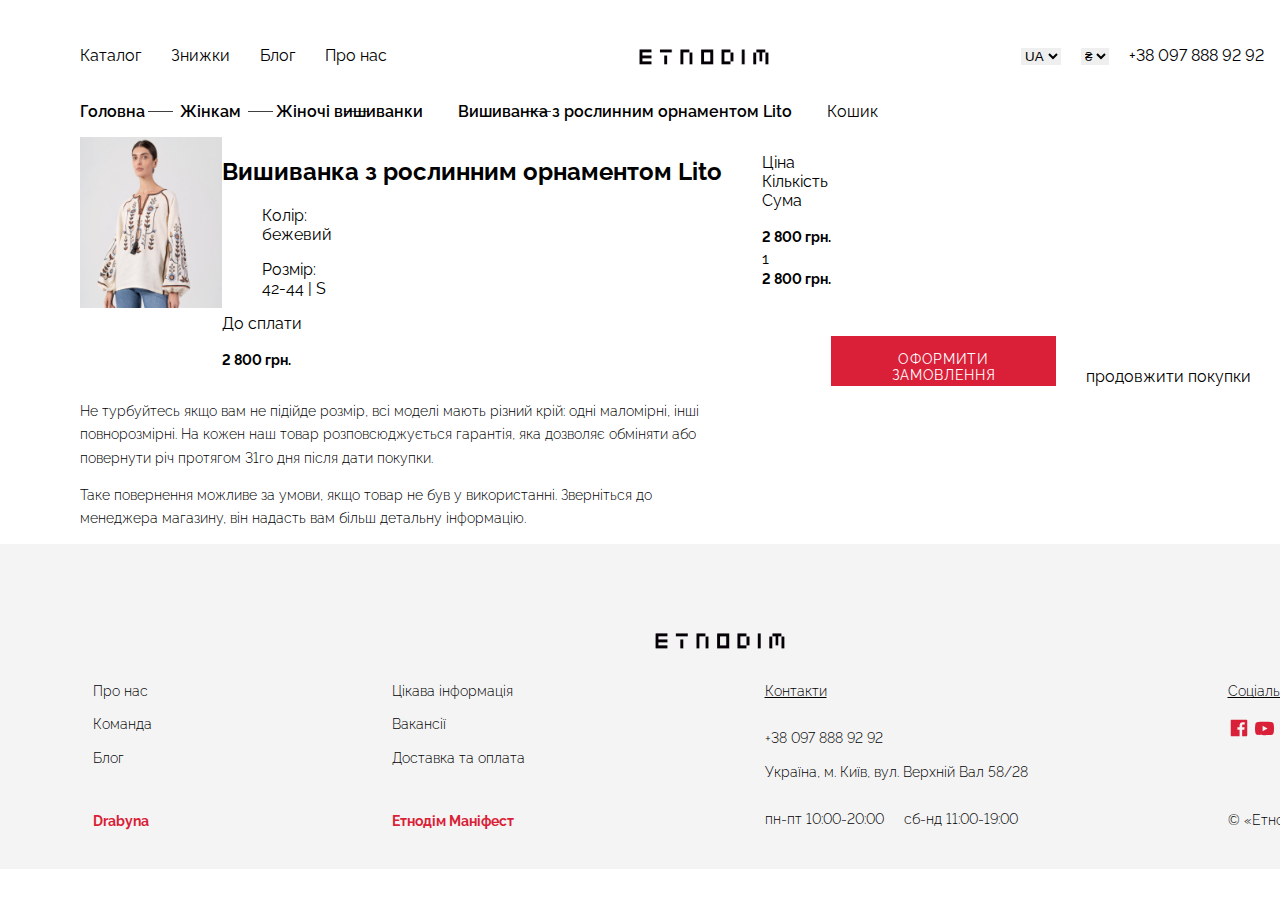
<file: basket.html>
<!DOCTYPE html>
<html lang="en">
  <head>
    <meta charset="UTF-8" />
    <meta name="viewport" content="width=device-width, initial-scale=1.0" />
    <link rel="stylesheet" href="./styles.css" />
    <link rel="preconnect" href="https://fonts.googleapis.com" />
    <link rel="preconnect" href="https://fonts.gstatic.com" crossorigin />
    <link
      href="https://fonts.googleapis.com/css2?family=Dela+Gothic+One&family=Raleway:wght@300;400;700&display=swap"
      rel="stylesheet"
    />
    <title>Document</title>
  </head>
  <body>
    
     <!-- Header -->

  <header id="header" class="header">
    <nav class="header__nav">
      <div>
        <a  href="./catalogue.html">Каталог</a>
        </div>
      </div>

      <a href="">Знижки</a>
      <a href="">Блог</a>
      <a href="">Про нас</a>
    </nav>



<div class="header__burger">
   
      <input id="menu__toggle" type="checkbox" />
      <label class="menu__btn" for="menu__toggle">
        <span></span>
      </label>

      <ul class="menu__box">
        <a class="menu__box-logo" href="./index.html"><img class="header__logo" src="./images/etnodim-logo-main-removebg-preview 1.svg" alt=""
          /></a>
          <details class="menu__details">
            <summary  class="menu__summary">
        <a class="menu__item" href="./catalogue.html">Каталог</a></summary>
        <summary class="menu__summary"><p>жінкам</p></summary>
      <ul class="menu__summary_items">
<li><a href="">Вишиті сукні</a></li>
<li><a href="">Жіночі вишиванки</a></li>
<li><a href="">Конструктор вишиванки</a></li>
<li><a href="">Світшоти та светри</a></li>
<li><a href="">Футболки</a></li>
<li><a href="">Брюки та комбінезони</a></li>
<li><a href="">Пальта та куртки</a></li>
<li><a href="">Спідниці</a></li>
      </ul>
      <p class="menu__summary_text">чоловікам</p>
      <p class="menu__summary_text">дітям</p>
      <p class="menu__summary_text">аксесуари</p>
      <p class="menu__summary_text">дім</p>
      
      </details>


        <li><a class="menu__item" href="#">Знижки</a></li>
        <li><a class="menu__item" href="#">Блог</a></li>
        <li><a class="menu__item" href="#">Про нас</a></li>
   
       <div class="menu__items">
          <ul class="menu__items_currency">
            <li><p>UA</p></li>
            <li><p>RU</p></li>
            <li><p>EN</p></li>
          </ul>

          <ul>

            <li><svg xmlns="http://www.w3.org/2000/svg" width="22" height="22" viewBox="0 0 22 22" fill="none">
              <path d="M17.4638 12.0933H8.71716C9.34186 11.8094 10.0187 11.5958 10.7175 11.3779C11.9819 10.984 13.2831 10.5757 14.3415 9.686H17.4638C17.7169 9.686 17.9221 9.48083 17.9221 9.22767C17.9221 8.97451 17.7169 8.76934 17.4638 8.76934H15.1651C15.7078 7.91932 15.8418 6.87679 15.5134 5.81273C15.0278 4.23936 13.6392 2.92416 12.1364 2.61442C10.7411 2.32653 9.1855 2.64092 7.977 3.45482C6.91997 4.16667 6.2194 5.2015 6.00402 6.36917C5.95819 6.61803 6.12272 6.85723 6.37176 6.90306C6.62026 6.94746 6.85964 6.78454 6.90565 6.53532C7.07573 5.61221 7.63809 4.78828 8.48905 4.21537C9.49738 3.5361 10.7906 3.27184 11.9516 3.51247C13.1415 3.75739 14.2461 4.81478 14.6375 6.08307C14.8144 6.65599 14.9773 7.75492 14.0832 8.67874C14.0518 8.71124 14.0169 8.73809 13.9847 8.76934H4.53646C4.2833 8.76934 4.07812 8.97451 4.07812 9.22767C4.07812 9.48083 4.2833 9.686 4.53646 9.686H12.6537C11.9731 10.0218 11.2225 10.2603 10.4448 10.5028C9.23024 10.8815 7.98018 11.2736 6.94047 12.0933H4.53646C4.2833 12.0933 4.07812 12.2985 4.07812 12.5517C4.07812 12.8048 4.2833 13.01 4.53646 13.01H6.07452C5.34521 14.1398 5.32511 15.7014 6.0853 17.0505C7.06911 18.7961 8.97961 19.4875 10.8129 19.4875C11.4503 19.4875 12.0784 19.4041 12.6549 19.2523C15.0697 18.616 16.5672 16.9248 16.5632 14.839C16.5629 14.5859 16.3577 14.3814 16.1049 14.3814C16.1045 14.3814 16.1042 14.3814 16.1042 14.3814C15.851 14.3818 15.6462 14.5877 15.6466 14.8405C15.6505 16.8124 13.983 17.9543 12.4214 18.3657C10.4556 18.8831 7.9224 18.4434 6.88381 16.6007C6.31519 15.5913 6.16641 14.0624 7.18369 13.0913C7.21415 13.0622 7.24752 13.038 7.2786 13.01H17.4638C17.7169 13.01 17.9221 12.8048 17.9221 12.5517C17.9221 12.2985 17.7169 12.0933 17.4638 12.0933Z" fill="#1D1C1A" stroke="black" stroke-width="0.7"/>
            </svg></li>
            <li><svg xmlns="http://www.w3.org/2000/svg" width="22" height="22" viewBox="0 0 22 22" fill="none">
              <path d="M13.0625 10.4844H11.5156V4.64062H12.375C13.1497 4.64149 13.8924 4.94961 14.4401 5.49738C14.9879 6.04515 15.296 6.78784 15.2969 7.5625C15.2969 7.69925 15.3512 7.8304 15.4479 7.9271C15.5446 8.0238 15.6757 8.07812 15.8125 8.07812C15.9493 8.07812 16.0804 8.0238 16.1771 7.9271C16.2738 7.8304 16.3281 7.69925 16.3281 7.5625C16.3269 6.51443 15.9101 5.50962 15.169 4.76852C14.4279 4.02743 13.4231 3.61056 12.375 3.60938H11.5156V2.0625C11.5156 1.92575 11.4613 1.7946 11.3646 1.6979C11.2679 1.6012 11.1368 1.54688 11 1.54688C10.8632 1.54688 10.7321 1.6012 10.6354 1.6979C10.5387 1.7946 10.4844 1.92575 10.4844 2.0625V3.60938H9.28125C8.23282 3.60938 7.22732 4.02586 6.48597 4.76722C5.74461 5.50857 5.32812 6.51407 5.32812 7.5625C5.32812 8.61093 5.74461 9.61643 6.48597 10.3578C7.22732 11.0991 8.23282 11.5156 9.28125 11.5156H10.4844V17.3594H8.9375C8.16284 17.3585 7.42015 17.0504 6.87238 16.5026C6.32461 15.9549 6.01649 15.2122 6.01562 14.4375C6.01562 14.3007 5.9613 14.1696 5.8646 14.0729C5.7679 13.9762 5.63675 13.9219 5.5 13.9219C5.36325 13.9219 5.2321 13.9762 5.1354 14.0729C5.0387 14.1696 4.98438 14.3007 4.98438 14.4375C4.98556 15.4856 5.40243 16.4904 6.14352 17.2315C6.88462 17.9726 7.88943 18.3894 8.9375 18.3906H10.4844V19.9375C10.4844 20.0743 10.5387 20.2054 10.6354 20.3021C10.7321 20.3988 10.8632 20.4531 11 20.4531C11.1368 20.4531 11.2679 20.3988 11.3646 20.3021C11.4613 20.2054 11.5156 20.0743 11.5156 19.9375V18.3906H13.0625C14.1109 18.3906 15.1164 17.9741 15.8578 17.2328C16.5991 16.4914 17.0156 15.4859 17.0156 14.4375C17.0156 13.3891 16.5991 12.3836 15.8578 11.6422C15.1164 10.9009 14.1109 10.4844 13.0625 10.4844ZM9.28125 10.4844C8.50632 10.4844 7.76313 10.1765 7.21517 9.62858C6.66721 9.08062 6.35938 8.33743 6.35938 7.5625C6.35938 6.78757 6.66721 6.04438 7.21517 5.49642C7.76313 4.94846 8.50632 4.64062 9.28125 4.64062H10.4844V10.4844H9.28125ZM13.0625 17.3594H11.5156V11.5156H13.0625C13.8374 11.5156 14.5806 11.8235 15.1286 12.3714C15.6765 12.9194 15.9844 13.6626 15.9844 14.4375C15.9844 15.2124 15.6765 15.9556 15.1286 16.5036C14.5806 17.0515 13.8374 17.3594 13.0625 17.3594Z" fill="black"/>
            </svg></li>
            <li><svg xmlns="http://www.w3.org/2000/svg" width="22" height="22" viewBox="0 0 22 22" fill="none">
              <path d="M19.2383 17.4107C19.1958 17.3424 19.1403 17.2831 19.075 17.2363C19.0096 17.1895 18.9356 17.156 18.8572 17.1379C18.7789 17.1197 18.6977 17.1172 18.6184 17.1304C18.5391 17.1437 18.4631 17.1725 18.395 17.2152C17.4644 17.7945 16.4157 18.1579 15.3262 18.2786C14.2367 18.3992 13.1339 18.2741 12.0991 17.9123C11.0644 17.5506 10.1238 16.9615 9.34674 16.1883C8.56966 15.4151 7.9758 14.4776 7.60884 13.4446H14.765C14.927 13.4446 15.0825 13.3802 15.1971 13.2656C15.3117 13.151 15.3761 12.9956 15.3761 12.8335C15.3761 12.6714 15.3117 12.516 15.1971 12.4014C15.0825 12.2868 14.927 12.2224 14.765 12.2224H7.29107C7.14385 11.4142 7.14385 10.5861 7.29107 9.77795H14.765C14.927 9.77795 15.0825 9.71356 15.1971 9.59896C15.3117 9.48435 15.3761 9.32891 15.3761 9.16684C15.3761 9.00476 15.3117 8.84932 15.1971 8.73471C15.0825 8.62011 14.927 8.55572 14.765 8.55572H7.60884C7.97464 7.52478 8.56645 6.58874 9.34091 5.81617C10.1154 5.0436 11.0529 4.45408 12.0847 4.0908C13.1165 3.72752 14.2165 3.59969 15.3042 3.71666C16.3918 3.83364 17.4395 4.19246 18.3705 4.76684C18.5083 4.85274 18.6745 4.88039 18.8327 4.84372C18.9908 4.80704 19.1279 4.70905 19.2138 4.57128C19.2997 4.43352 19.3274 4.26727 19.2907 4.10911C19.2541 3.95096 19.1561 3.81385 19.0183 3.72795C17.901 3.03678 16.6396 2.61219 15.3318 2.48711C14.024 2.36203 12.705 2.53981 11.4769 3.00667C10.2489 3.47353 9.14491 4.21692 8.2505 5.17923C7.3561 6.14153 6.69532 7.29689 6.3194 8.55572H2.16385C2.00177 8.55572 1.84633 8.62011 1.73172 8.73471C1.61712 8.84932 1.55273 9.00476 1.55273 9.16684C1.55273 9.32891 1.61712 9.48435 1.73172 9.59896C1.84633 9.71356 2.00177 9.77795 2.16385 9.77795H6.05662C5.99484 10.1825 5.96216 10.5909 5.95885 11.0002C5.96216 11.4094 5.99484 11.8178 6.05662 12.2224H2.16385C2.00177 12.2224 1.84633 12.2868 1.73172 12.4014C1.61712 12.516 1.55273 12.6714 1.55273 12.8335C1.55273 12.9956 1.61712 13.151 1.73172 13.2656C1.84633 13.3802 2.00177 13.4446 2.16385 13.4446H6.3194C6.69611 14.7064 7.35901 15.8642 8.25647 16.8279C9.15392 17.7916 10.2617 18.535 11.4936 19.0005C12.7254 19.4659 14.0481 19.6407 15.3585 19.5112C16.669 19.3817 17.9319 18.9515 19.0488 18.2541C19.1167 18.2111 19.1754 18.1553 19.2216 18.0896C19.2678 18.024 19.3007 17.9499 19.3183 17.8716C19.3358 17.7933 19.3378 17.7123 19.3241 17.6332C19.3104 17.5541 19.2812 17.4785 19.2383 17.4107Z" fill="black"/>
            </svg></li>
          </ul>
        </div>
      </ul>
   
    </div>

  </div>


<a href="./index.html"><img class="header__logo" src="./images/etnodim-logo-main-removebg-preview 1.svg" alt=""
    /></a>

    <ul class="header__list">

<form >     
<label for="select"></label>
<select class="border" name="" id="select">
  <option  value="">UA</option>
<option   value="">RU</option>
<option  value="">EN</option></select>
        </form>


        <form  >     
          <label for="select"></label>
          <select class="border" name="" id="select">
          <option value="">₴</option>
          <option value="">$</option>
          <option  value="">€</option></select>
                  </form>
        

      <li><a href="tel:+380978889292">+38 097 888 92 92</a></li>
      <li><img src="./images/ei_search.svg" alt="" /></li>
      <li class="header__basket"><img src="./images/Vector 3.svg" alt="" /> <img class="header__basket_img" src="./images/Ellipse 14.svg" alt=""> </li>
      <li class="header__basket_img-text"><p>1</p></li>
    </ul>

      <ul class="header__list_item-mob">
     <li><img src="./images/ei_search.svg" width="21" height="21" alt="" /></li>
    
      <li class="header__basket"><img src="./images/Vector 3.svg" alt="" /> <img class="header__basket_img" src="./images/Ellipse 14.svg" alt=""> </li>
      <li class="header__basket_img-text"><p>1</p></li>

      </ul>
      
  </header>
    <main>
      <section>
        <ul class="products__list">
          <li class=" products__aside_text-bolt products__list_after"><a href="">Головна</a>
          </li>
          <li class=" products__aside_text-bolt products__list_after"><a href="">Жінкам</a></li>
          <li class=" products__aside_text-bolt products__list_after"><a href="">Жіночі вишиванки</a></li>
          <li class=" products__aside_text-bolt products__list_after"><a href="">Вишиванка з рослинним орнаментом Lito</a>
          </li>
          <li >
            <a href="">Кошик</a>
          </li>
        </ul>

         
    

        <div class="basket">
          <img src="./images/image 1.png" width="142" height="171" alt="" />
          <div>
          <h2>Вишиванка з рослинним орнаментом Lito</h2>
          <ul>
            <li>Колір:</li>
            <li>бежевий</li>
          </ul>

          <ul>
            <li>Розмір:</li>
            <li>42-44 | S</li>
          </ul>
          <div><p>До сплати</p>
            <p class="basket__price">2 800 грн.</p></div>
        </div>
       
          <div>
            <ul>
              <li>Ціна</li>
              <li>Кількість</li>
              <li>Сума</li>
            </ul>
            
            <ul>
              <li class="basket__price">2 800 грн.</li>
              <li>1</li>
              <li class="basket__price">2 800 грн.</li>
            </ul>


          </div>

          <div class="basket__buttons">
  
            <button class="basket__button">оформити замовлення</button>
            <a href="">продовжити покупки</a>
          </div>

          <div>
            <p class="basket__text">
              Не турбуйтесь якщо вам не підійде розмір, всі моделі мають різний
              крій: одні маломірні, інші повнорозмірні. На кожен наш товар
              розповсюджується гарантія, яка дозволяє обміняти або повернути річ
              протягом 31го дня після дати покупки.
            </p>
            <p class="basket__text"> 
              Таке повернення можливе за умови, якщо товар не був у
              використанні. Зверніться до менеджера магазину, він надасть вам
              більш детальну інформацію.
            </p>
          </div>
        </div>
      </section>
    </main>

    <!-- Footer -->
  <footer class="footer">
    
    <div class="footer__logo" ><a href=""
      ><img  src="./images/etnodim-logo-main-removebg-preview 1.png" alt=""
    /></a></div>
    
    <div class="footer__container">
      <div>
        <ul class="footer__list">
          <li><a href="">Про нас</a></li>
          <li><a href="">Команда</a></li>
          <li><a href="">Блог</a></li>
          <li class="footer__list_last"><a href="">Drabyna</a></li>
        </ul>
      </div>
      <div  >
        <ul class="footer__list footer__list_two">
          <li><a href="">Цікава інформація</a></li>
          <li><a href="">Вакансії</a></li>
          <li><a href="">Доставка та оплата</a></li>
          <li class="footer__list_last"><a href="">Етнодім Маніфест</a></li>
        </ul>
      </div>
      <div class="footer__list_absolute">
        <ul class="footer__list ">
          <li class="footer__list_first"><p>Контакти</p></li>
          <li><a href="tel:+380978889292">+38 097 888 92 92</a></li>
          <li>
            <a href="https://goo.gl/maps/QgXnrJq7yaa2KiWw5"
              >Україна, м. Київ, вул. Верхній Вал 58/28</a
            >
          </li>
          <li class="footer__time">
            <p>пн-пт 10:00-20:00</p>
            <p>сб-нд 11:00-19:00</p>
             <p class="footer__end_mob">© «Етнодім» 2009-2021</p>
          </li>
        </ul>
      </div>
      <div class="footer__list">
        <p class="footer__list_first">Соціальні мережі</p>
        <a href=""
          ><svg
            xmlns="http://www.w3.org/2000/svg"
            width="22"
            height="22"
            viewBox="0 0 22 22"
            fill="none"
          >
            <path
              d="M18.3333 2.75H3.66667C3.42355 2.75 3.19039 2.84658 3.01849 3.01849C2.84658 3.19039 2.75 3.42355 2.75 3.66667V18.3333C2.75 18.5764 2.84658 18.8096 3.01849 18.9815C3.19039 19.1534 3.42355 19.25 3.66667 19.25H11.5638V12.87H9.42058V10.3721H11.5638V8.53875C11.5638 6.4075 12.8654 5.24608 14.7721 5.24608C15.4128 5.24425 16.0545 5.27725 16.6925 5.34417V7.5625H15.3771C14.3431 7.5625 14.1414 8.05567 14.1414 8.77708V10.3675H16.6137L16.2928 12.8654H14.1405V19.25H18.3333C18.5764 19.25 18.8096 19.1534 18.9815 18.9815C19.1534 18.8096 19.25 18.5764 19.25 18.3333V3.66667C19.25 3.42355 19.1534 3.19039 18.9815 3.01849C18.8096 2.84658 18.5764 2.75 18.3333 2.75Z"
              fill="#DA1F39"
            />
          </svg>
        </a>
        <a href=""
          ><svg
            xmlns="http://www.w3.org/2000/svg"
            width="21"
            height="22"
            viewBox="0 0 21 22"
            fill="none"
          >
            <path
              d="M19.601 6.91055C19.4907 6.51614 19.2804 6.15691 18.9905 5.86762C18.7006 5.57834 18.3409 5.36881 17.9463 5.25933C16.4649 4.8633 10.5095 4.8633 10.5095 4.8633C10.5095 4.8633 4.56551 4.8538 3.06867 5.25933C2.67466 5.36929 2.31567 5.57904 2.02642 5.8683C1.73716 6.15755 1.52741 6.51654 1.41745 6.91055C1.13613 8.42712 0.997578 9.96672 1.00361 11.5091C1.00086 13.0442 1.13939 14.5762 1.41745 16.0858C1.52777 16.48 1.73758 16.8392 2.02673 17.129C2.31589 17.4188 2.67468 17.6294 3.06867 17.7406C4.55008 18.1366 10.5095 18.1366 10.5095 18.1366C10.5095 18.1366 16.45 18.1366 17.9463 17.7406C18.3409 17.6299 18.7004 17.4195 18.9902 17.1297C19.28 16.8399 19.4904 16.4804 19.601 16.0858C19.8736 14.5771 20.0066 13.0428 19.9971 11.5091C20.0066 9.96539 19.8765 8.42877 19.601 6.91055ZM8.60717 14.3514V8.65439L13.5644 11.5091L8.60717 14.3514Z"
              fill="#DA1F39"
            />
          </svg>
        </a>
        <a href=""
          ><svg
            xmlns="http://www.w3.org/2000/svg"
            width="22"
            height="22"
            viewBox="0 0 22 22"
            fill="none"
          >
            <path
              d="M2.35718 7.95471L10.7282 12.3084C10.8121 12.352 10.9054 12.3748 11 12.3748C11.0947 12.3748 11.1879 12.352 11.2719 12.3084L19.6429 7.9555V15.518C19.6429 16.1702 19.3934 16.7978 18.9454 17.2719C18.4975 17.746 17.8851 18.0307 17.2339 18.0676L17.0893 18.0716H4.91075C4.2585 18.0716 3.63096 17.8221 3.15685 17.3741C2.68275 16.9262 2.39803 16.3138 2.36111 15.6626L2.35718 15.518V7.95471ZM4.91075 3.92871H17.0893C17.7416 3.92867 18.3691 4.17822 18.8432 4.62617C19.3173 5.07412 19.602 5.68651 19.639 6.33771L19.6429 6.48228V6.62685L11 11.1211L2.35718 6.62685V6.48228C2.35714 5.83003 2.60668 5.20249 3.05463 4.72839C3.50258 4.25429 4.11497 3.96957 4.76618 3.93264L4.91075 3.92871H17.0893H4.91075Z"
              fill="#DA1F39"
            />
          </svg>
        </a>

        <a href=""
          ><svg
            xmlns="http://www.w3.org/2000/svg"
            width="22"
            height="22"
            viewBox="0 0 22 22"
            fill="none"
          >
            <path
              d="M10.9999 2.35938C6.22806 2.35938 2.35986 6.22758 2.35986 10.9994C2.35986 15.7712 6.22806 19.6394 10.9999 19.6394C15.7717 19.6394 19.6399 15.7712 19.6399 10.9994C19.6399 6.22758 15.7717 2.35938 10.9999 2.35938ZM11.5912 13.0469C11.0368 13.0046 10.8046 12.7301 10.3708 12.4673C10.1323 13.7192 9.84066 14.9198 8.97666 15.5471C8.70936 13.6535 9.36726 12.2333 9.67326 10.724C9.15216 9.84648 9.73536 8.08157 10.8352 8.51537C12.1879 9.05177 9.66336 11.7779 11.3581 12.119C13.1275 12.4736 13.8502 9.04817 12.7531 7.93577C11.1673 6.32748 8.13876 7.89888 8.51136 10.2011C8.60136 10.7636 9.18366 10.9346 8.74356 11.7113C7.72926 11.4863 7.42596 10.6862 7.46556 9.61968C7.52766 7.87368 9.03426 6.65057 10.5445 6.48227C12.4552 6.26987 14.248 7.18337 14.4964 8.98157C14.7745 11.0102 13.6333 13.2053 11.5912 13.0469Z"
              fill="#DA1F39"
            />
          </svg>
        </a>
        <a href=""
          ><svg
            xmlns="http://www.w3.org/2000/svg"
            width="22"
            height="22"
            viewBox="0 0 22 22"
            fill="none"
          >
            <path
              d="M19.2014 7.61276C19.1921 6.91849 19.0621 6.23113 18.8173 5.58142C18.6049 5.03339 18.2806 4.53569 17.865 4.1201C17.4494 3.70451 16.9517 3.38019 16.4037 3.16784C15.7623 2.92708 15.0848 2.7969 14.3999 2.78284C13.518 2.74342 13.2384 2.73242 10.9999 2.73242C8.76144 2.73242 8.47453 2.73242 7.59911 2.78284C6.9145 2.797 6.23726 2.92718 5.59619 3.16784C5.04808 3.38004 4.5503 3.70431 4.13469 4.11992C3.71908 4.53552 3.39481 5.03331 3.18261 5.58142C2.94137 6.22229 2.81147 6.89969 2.79853 7.58434C2.75911 8.46709 2.74719 8.74667 2.74719 10.9852C2.74719 13.2237 2.74719 13.5097 2.79853 14.386C2.81228 15.0717 2.94153 15.7482 3.18261 16.3908C3.39516 16.9387 3.71968 17.4363 4.13543 17.8517C4.55117 18.2671 5.049 18.5913 5.59711 18.8034C6.23642 19.0539 6.91378 19.1934 7.60003 19.2159C8.48278 19.2553 8.76236 19.2673 11.0009 19.2673C13.2394 19.2673 13.5263 19.2673 14.4017 19.2159C15.0866 19.2024 15.7642 19.0726 16.4055 18.8318C16.9534 18.6192 17.451 18.2948 17.8665 17.8793C18.2821 17.4637 18.6065 16.9661 18.8191 16.4183C19.0602 15.7766 19.1894 15.1001 19.2032 14.4135C19.2426 13.5317 19.2545 13.2521 19.2545 11.0127C19.2527 8.77417 19.2527 8.49001 19.2014 7.61276ZM10.9944 15.2183C8.65328 15.2183 6.75669 13.3218 6.75669 10.9806C6.75669 8.63942 8.65328 6.74284 10.9944 6.74284C12.1184 6.74284 13.1963 7.18931 13.991 7.98405C14.7857 8.77878 15.2322 9.85667 15.2322 10.9806C15.2322 12.1045 14.7857 13.1824 13.991 13.9771C13.1963 14.7719 12.1184 15.2183 10.9944 15.2183ZM15.4009 7.57425C15.2711 7.57438 15.1425 7.5489 15.0226 7.49928C14.9026 7.44966 14.7936 7.37688 14.7019 7.2851C14.6101 7.19331 14.5373 7.08433 14.4877 6.96439C14.438 6.84444 14.4126 6.71589 14.4127 6.58609C14.4127 6.45638 14.4382 6.32794 14.4879 6.20811C14.5375 6.08827 14.6103 5.97939 14.702 5.88767C14.7937 5.79596 14.9026 5.7232 15.0224 5.67357C15.1423 5.62393 15.2707 5.59838 15.4004 5.59838C15.5301 5.59838 15.6585 5.62393 15.7784 5.67357C15.8982 5.7232 16.0071 5.79596 16.0988 5.88767C16.1905 5.97939 16.2633 6.08827 16.3129 6.20811C16.3626 6.32794 16.3881 6.45638 16.3881 6.58609C16.3881 7.13242 15.9463 7.57425 15.4009 7.57425Z"
              fill="#DA1F39"
            />
            <path
              d="M10.9944 13.7335C12.5148 13.7335 13.7472 12.5011 13.7472 10.9808C13.7472 9.46048 12.5148 8.22803 10.9944 8.22803C9.47415 8.22803 8.2417 9.46048 8.2417 10.9808C8.2417 12.5011 9.47415 13.7335 10.9944 13.7335Z"
              fill="#DA1F39"
            />
          </svg>
        </a>

        <p class="footer__end_desk">© «Етнодім» 2009-2021</p>
      </div>
    </div>
  </footer>
   
  </body>
</html>
</file>
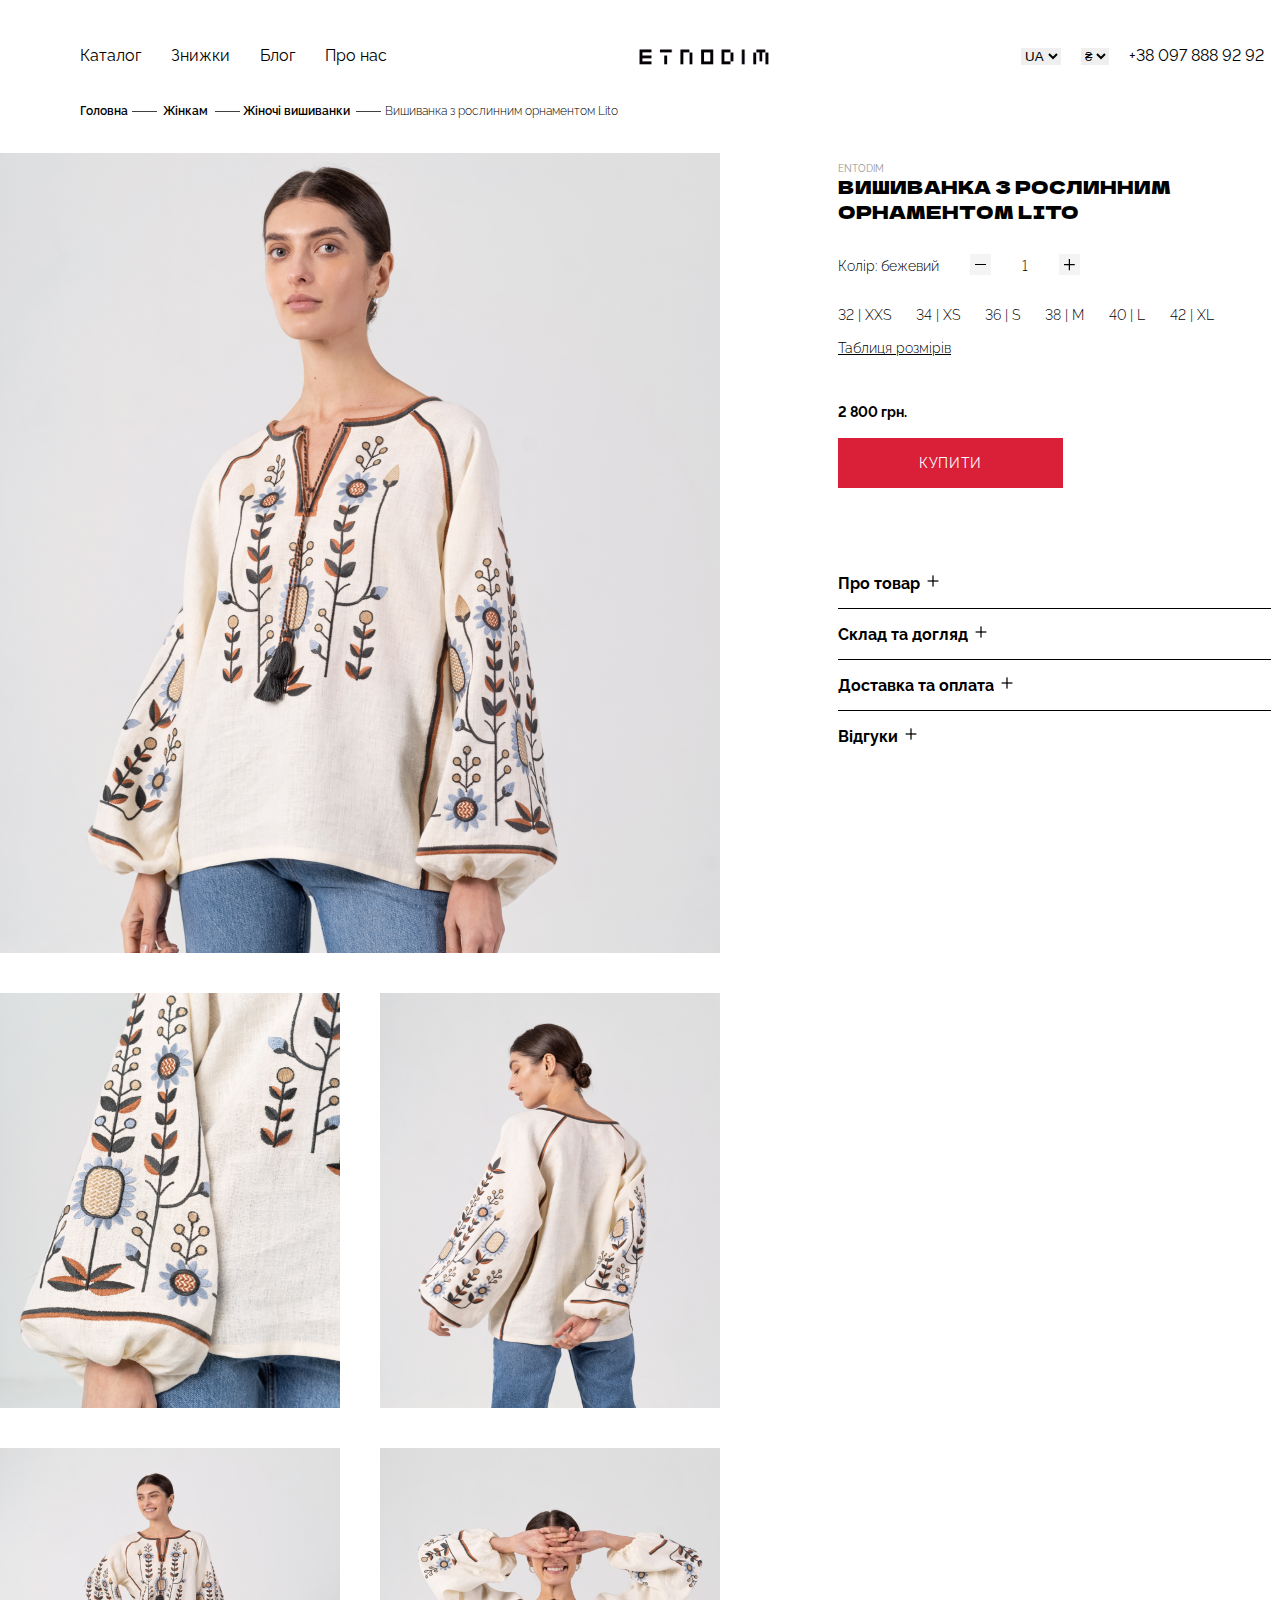
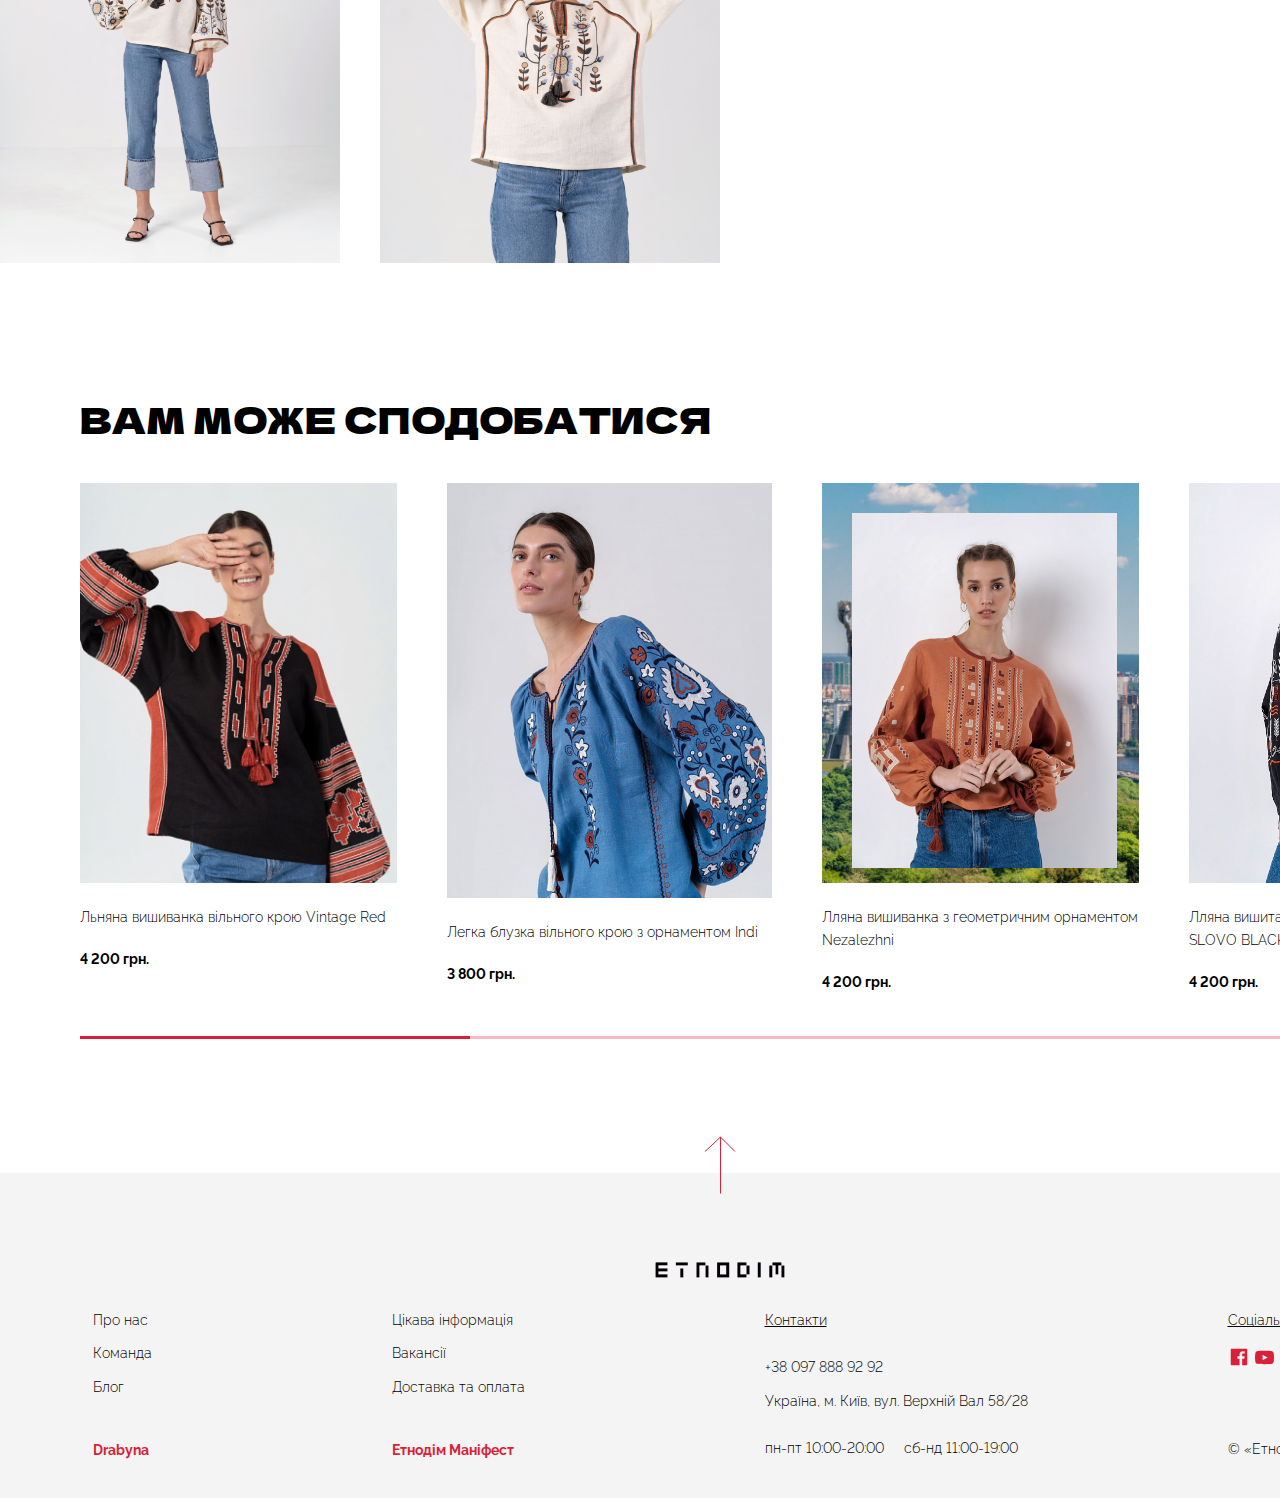
<file: cart.html>
<!DOCTYPE html>
<html lang="uk">
  <head>
    <meta charset="UTF-8" />
    <meta name="viewport" content="width=device-width, initial-scale=1.0" />
    <link rel="stylesheet" href="./styles.css" />
    <link rel="preconnect" href="https://fonts.googleapis.com" />
    <link rel="preconnect" href="https://fonts.gstatic.com" crossorigin />
    <link
      href="https://fonts.googleapis.com/css2?family=Dela+Gothic+One&family=Raleway:wght@300;400;700&display=swap"
      rel="stylesheet"
    />
    <title>Document</title>
  </head>
  <body>
    <!-- Header -->

    <header id="header" class="header">
      <nav class="header__nav">
        <div>
          <a  href="./catalogue.html">Каталог</a>
          </div>
        </div>

        <a href="">Знижки</a>
        <a href="">Блог</a>
        <a href="">Про нас</a>
      </nav>

  

<div class="header__burger">
     
        <input id="menu__toggle" type="checkbox" />
        <label class="menu__btn" for="menu__toggle">
          <span></span>
        </label>

        <ul class="menu__box">
          <a class="menu__box-logo" href="./index.html"><img class="header__logo" src="./images/etnodim-logo-main-removebg-preview 1.svg" alt=""
            /></a>
            <details class="menu__details">
              <summary  class="menu__summary">
          <a class="menu__item" href="#">Каталог</a></summary>
          <summary class="menu__summary"><p>жінкам</p></summary>
        <ul class="menu__summary_items">
<li><a href="">Вишиті сукні</a></li>
<li><a href="">Жіночі вишиванки</a></li>
<li><a href="">Конструктор вишиванки</a></li>
<li><a href="">Світшоти та светри</a></li>
<li><a href="">Футболки</a></li>
<li><a href="">Брюки та комбінезони</a></li>
<li><a href="">Пальта та куртки</a></li>
<li><a href="">Спідниці</a></li>
        </ul>
        <p class="menu__summary_text">чоловікам</p>
        <p class="menu__summary_text">дітям</p>
        <p class="menu__summary_text">аксесуари</p>
        <p class="menu__summary_text">дім</p>
        
        </details>


          <li><a class="menu__item" href="#">Знижки</a></li>
          <li><a class="menu__item" href="#">Блог</a></li>
          <li><a class="menu__item" href="#">Про нас</a></li>
     
         <div class="menu__items">
            <ul class="menu__items_currency">
              <li><p>UA</p></li>
              <li><p>RU</p></li>
              <li><p>EN</p></li>
            </ul>
  
            <ul>
  
              <li><svg xmlns="http://www.w3.org/2000/svg" width="22" height="22" viewBox="0 0 22 22" fill="none">
                <path d="M17.4638 12.0933H8.71716C9.34186 11.8094 10.0187 11.5958 10.7175 11.3779C11.9819 10.984 13.2831 10.5757 14.3415 9.686H17.4638C17.7169 9.686 17.9221 9.48083 17.9221 9.22767C17.9221 8.97451 17.7169 8.76934 17.4638 8.76934H15.1651C15.7078 7.91932 15.8418 6.87679 15.5134 5.81273C15.0278 4.23936 13.6392 2.92416 12.1364 2.61442C10.7411 2.32653 9.1855 2.64092 7.977 3.45482C6.91997 4.16667 6.2194 5.2015 6.00402 6.36917C5.95819 6.61803 6.12272 6.85723 6.37176 6.90306C6.62026 6.94746 6.85964 6.78454 6.90565 6.53532C7.07573 5.61221 7.63809 4.78828 8.48905 4.21537C9.49738 3.5361 10.7906 3.27184 11.9516 3.51247C13.1415 3.75739 14.2461 4.81478 14.6375 6.08307C14.8144 6.65599 14.9773 7.75492 14.0832 8.67874C14.0518 8.71124 14.0169 8.73809 13.9847 8.76934H4.53646C4.2833 8.76934 4.07812 8.97451 4.07812 9.22767C4.07812 9.48083 4.2833 9.686 4.53646 9.686H12.6537C11.9731 10.0218 11.2225 10.2603 10.4448 10.5028C9.23024 10.8815 7.98018 11.2736 6.94047 12.0933H4.53646C4.2833 12.0933 4.07812 12.2985 4.07812 12.5517C4.07812 12.8048 4.2833 13.01 4.53646 13.01H6.07452C5.34521 14.1398 5.32511 15.7014 6.0853 17.0505C7.06911 18.7961 8.97961 19.4875 10.8129 19.4875C11.4503 19.4875 12.0784 19.4041 12.6549 19.2523C15.0697 18.616 16.5672 16.9248 16.5632 14.839C16.5629 14.5859 16.3577 14.3814 16.1049 14.3814C16.1045 14.3814 16.1042 14.3814 16.1042 14.3814C15.851 14.3818 15.6462 14.5877 15.6466 14.8405C15.6505 16.8124 13.983 17.9543 12.4214 18.3657C10.4556 18.8831 7.9224 18.4434 6.88381 16.6007C6.31519 15.5913 6.16641 14.0624 7.18369 13.0913C7.21415 13.0622 7.24752 13.038 7.2786 13.01H17.4638C17.7169 13.01 17.9221 12.8048 17.9221 12.5517C17.9221 12.2985 17.7169 12.0933 17.4638 12.0933Z" fill="#1D1C1A" stroke="black" stroke-width="0.7"/>
              </svg></li>
              <li><svg xmlns="http://www.w3.org/2000/svg" width="22" height="22" viewBox="0 0 22 22" fill="none">
                <path d="M13.0625 10.4844H11.5156V4.64062H12.375C13.1497 4.64149 13.8924 4.94961 14.4401 5.49738C14.9879 6.04515 15.296 6.78784 15.2969 7.5625C15.2969 7.69925 15.3512 7.8304 15.4479 7.9271C15.5446 8.0238 15.6757 8.07812 15.8125 8.07812C15.9493 8.07812 16.0804 8.0238 16.1771 7.9271C16.2738 7.8304 16.3281 7.69925 16.3281 7.5625C16.3269 6.51443 15.9101 5.50962 15.169 4.76852C14.4279 4.02743 13.4231 3.61056 12.375 3.60938H11.5156V2.0625C11.5156 1.92575 11.4613 1.7946 11.3646 1.6979C11.2679 1.6012 11.1368 1.54688 11 1.54688C10.8632 1.54688 10.7321 1.6012 10.6354 1.6979C10.5387 1.7946 10.4844 1.92575 10.4844 2.0625V3.60938H9.28125C8.23282 3.60938 7.22732 4.02586 6.48597 4.76722C5.74461 5.50857 5.32812 6.51407 5.32812 7.5625C5.32812 8.61093 5.74461 9.61643 6.48597 10.3578C7.22732 11.0991 8.23282 11.5156 9.28125 11.5156H10.4844V17.3594H8.9375C8.16284 17.3585 7.42015 17.0504 6.87238 16.5026C6.32461 15.9549 6.01649 15.2122 6.01562 14.4375C6.01562 14.3007 5.9613 14.1696 5.8646 14.0729C5.7679 13.9762 5.63675 13.9219 5.5 13.9219C5.36325 13.9219 5.2321 13.9762 5.1354 14.0729C5.0387 14.1696 4.98438 14.3007 4.98438 14.4375C4.98556 15.4856 5.40243 16.4904 6.14352 17.2315C6.88462 17.9726 7.88943 18.3894 8.9375 18.3906H10.4844V19.9375C10.4844 20.0743 10.5387 20.2054 10.6354 20.3021C10.7321 20.3988 10.8632 20.4531 11 20.4531C11.1368 20.4531 11.2679 20.3988 11.3646 20.3021C11.4613 20.2054 11.5156 20.0743 11.5156 19.9375V18.3906H13.0625C14.1109 18.3906 15.1164 17.9741 15.8578 17.2328C16.5991 16.4914 17.0156 15.4859 17.0156 14.4375C17.0156 13.3891 16.5991 12.3836 15.8578 11.6422C15.1164 10.9009 14.1109 10.4844 13.0625 10.4844ZM9.28125 10.4844C8.50632 10.4844 7.76313 10.1765 7.21517 9.62858C6.66721 9.08062 6.35938 8.33743 6.35938 7.5625C6.35938 6.78757 6.66721 6.04438 7.21517 5.49642C7.76313 4.94846 8.50632 4.64062 9.28125 4.64062H10.4844V10.4844H9.28125ZM13.0625 17.3594H11.5156V11.5156H13.0625C13.8374 11.5156 14.5806 11.8235 15.1286 12.3714C15.6765 12.9194 15.9844 13.6626 15.9844 14.4375C15.9844 15.2124 15.6765 15.9556 15.1286 16.5036C14.5806 17.0515 13.8374 17.3594 13.0625 17.3594Z" fill="black"/>
              </svg></li>
              <li><svg xmlns="http://www.w3.org/2000/svg" width="22" height="22" viewBox="0 0 22 22" fill="none">
                <path d="M19.2383 17.4107C19.1958 17.3424 19.1403 17.2831 19.075 17.2363C19.0096 17.1895 18.9356 17.156 18.8572 17.1379C18.7789 17.1197 18.6977 17.1172 18.6184 17.1304C18.5391 17.1437 18.4631 17.1725 18.395 17.2152C17.4644 17.7945 16.4157 18.1579 15.3262 18.2786C14.2367 18.3992 13.1339 18.2741 12.0991 17.9123C11.0644 17.5506 10.1238 16.9615 9.34674 16.1883C8.56966 15.4151 7.9758 14.4776 7.60884 13.4446H14.765C14.927 13.4446 15.0825 13.3802 15.1971 13.2656C15.3117 13.151 15.3761 12.9956 15.3761 12.8335C15.3761 12.6714 15.3117 12.516 15.1971 12.4014C15.0825 12.2868 14.927 12.2224 14.765 12.2224H7.29107C7.14385 11.4142 7.14385 10.5861 7.29107 9.77795H14.765C14.927 9.77795 15.0825 9.71356 15.1971 9.59896C15.3117 9.48435 15.3761 9.32891 15.3761 9.16684C15.3761 9.00476 15.3117 8.84932 15.1971 8.73471C15.0825 8.62011 14.927 8.55572 14.765 8.55572H7.60884C7.97464 7.52478 8.56645 6.58874 9.34091 5.81617C10.1154 5.0436 11.0529 4.45408 12.0847 4.0908C13.1165 3.72752 14.2165 3.59969 15.3042 3.71666C16.3918 3.83364 17.4395 4.19246 18.3705 4.76684C18.5083 4.85274 18.6745 4.88039 18.8327 4.84372C18.9908 4.80704 19.1279 4.70905 19.2138 4.57128C19.2997 4.43352 19.3274 4.26727 19.2907 4.10911C19.2541 3.95096 19.1561 3.81385 19.0183 3.72795C17.901 3.03678 16.6396 2.61219 15.3318 2.48711C14.024 2.36203 12.705 2.53981 11.4769 3.00667C10.2489 3.47353 9.14491 4.21692 8.2505 5.17923C7.3561 6.14153 6.69532 7.29689 6.3194 8.55572H2.16385C2.00177 8.55572 1.84633 8.62011 1.73172 8.73471C1.61712 8.84932 1.55273 9.00476 1.55273 9.16684C1.55273 9.32891 1.61712 9.48435 1.73172 9.59896C1.84633 9.71356 2.00177 9.77795 2.16385 9.77795H6.05662C5.99484 10.1825 5.96216 10.5909 5.95885 11.0002C5.96216 11.4094 5.99484 11.8178 6.05662 12.2224H2.16385C2.00177 12.2224 1.84633 12.2868 1.73172 12.4014C1.61712 12.516 1.55273 12.6714 1.55273 12.8335C1.55273 12.9956 1.61712 13.151 1.73172 13.2656C1.84633 13.3802 2.00177 13.4446 2.16385 13.4446H6.3194C6.69611 14.7064 7.35901 15.8642 8.25647 16.8279C9.15392 17.7916 10.2617 18.535 11.4936 19.0005C12.7254 19.4659 14.0481 19.6407 15.3585 19.5112C16.669 19.3817 17.9319 18.9515 19.0488 18.2541C19.1167 18.2111 19.1754 18.1553 19.2216 18.0896C19.2678 18.024 19.3007 17.9499 19.3183 17.8716C19.3358 17.7933 19.3378 17.7123 19.3241 17.6332C19.3104 17.5541 19.2812 17.4785 19.2383 17.4107Z" fill="black"/>
              </svg></li>
            </ul>
          </div>
        </ul>
     
      </div>

    </div>
  

  <a href="./index.html"><img class="header__logo" src="./images/etnodim-logo-main-removebg-preview 1.svg" alt=""
      /></a>

      <ul class="header__list">

<form >     
  <label for="select"></label>
  <select class="border" name="" id="select">
    <option  value="">UA</option>
  <option   value="">RU</option>
  <option  value="">EN</option></select>
          </form>


          <form  >     
            <label for="select"></label>
            <select class="border" name="" id="select">
            <option value="">₴</option>
            <option value="">$</option>
            <option  value="">€</option></select>
                    </form>
          


  
        <li><a href="tel:+380978889292">+38 097 888 92 92</a></li>
        <li><img src="./images/ei_search.svg" alt="" /></li>
        <li class="header__basket"><img src="./images/Vector 3.svg" alt="" /> <img class="header__basket_img" src="./images/Ellipse 14.svg" alt=""> </li>
        <li class="header__basket_img-text"><p>1</p></li>
      </ul>

        <ul class="header__list_item-mob">
       <li><img src="./images/ei_search.svg" width="21" height="21" alt="" /></li>
      
        <li class="header__basket"><img src="./images/Vector 3.svg" alt="" /> <img class="header__basket_img" src="./images/Ellipse 14.svg" alt=""> </li>
        <li class="header__basket_img-text"><p>1</p></li>

        </ul>
        
    </header>

    <main>
      <section class="main-card">

        <a class="main-card__mob" href="./catalogue.html">Жіночі вишиванки</a>

        <ul class="main-card__list">
          
          <li class="main-card__text-bolt main-card__list_after"><a href="./index.html">Головна</a>
          
          </li>
          <li class="main-card__text-bolt main-card__list_after"><a href="">Жінкам</a></li>
          <li class="main-card__text-bolt main-card__list-two"><a href="./catalogue.html">Жіночі вишиванки</a></li>
          <li class="main-card__text"><a href="./cart.html">Вишиванка з рослинним орнаментом Lito</a></li>
        </ul>
     
        <div class="main-card__container">
          <div class="main-card__img">
            
            <img
              class="main-card__img_first"
              src="./images/image 1.png"
              alt=""
            />
            <div class="main-card__photos">
              <img
                class="main-card__img_second"
                src="./images/5216b02b6cfe01afce6d395e02eb2c38.jpeg"
                width="340"
                height="415"
                alt=""
              />

              <img
                class="main-card__img_third"
                src="./images/edf165112737b268d5b87c9aeb47e4b3.jpeg"
                width="340"
                height="415"
                alt=""
              />
              <img
                class="main-card__img_fours"
                src="./images/34265a746be67c1f3a0b038a2954e0d1.jpeg"
                width="340"
                height="415"
                alt=""
              />
              <img
                class="main-card__img_fifth"
                src="./images/97d6aa76ad4c57caad566cf1767ba225.jpeg"
                width="340"
                height="415"
                alt=""
              />
            </div>
          </div>

          <div class="main-card__content">

            <div class="main-card__arrows">
            <svg
            
            xmlns="http://www.w3.org/2000/svg"
            width="52"
            height="8"
            viewBox="0 0 52 8"
            fill="none"
          >
            <path
              d="M0.64637 4.35355C0.451107 4.15829 0.451107 3.84171 0.64637 3.64645L3.82835 0.464466C4.02361 0.269204 4.34019 0.269204 4.53546 0.464466C4.73072 0.659728 4.73072 0.976311 4.53546 1.17157L1.70703 4L4.53546 6.82843C4.73072 7.02369 4.73072 7.34027 4.53546 7.53553C4.34019 7.7308 4.02361 7.7308 3.82835 7.53553L0.64637 4.35355ZM51.0898 4.5L0.999924 4.5V3.5L51.0898 3.5V4.5Z"
              fill="#DA1F39"
            />
          </svg>
          <svg
            
            xmlns="http://www.w3.org/2000/svg"
            width="52"
            height="8"
            viewBox="0 0 52 8"
            fill="none"
          >
            <path
              d="M51.3986 4.35355C51.5938 4.15829 51.5938 3.84171 51.3986 3.64645L48.2166 0.464466C48.0213 0.269204 47.7047 0.269204 47.5095 0.464466C47.3142 0.659728 47.3142 0.976311 47.5095 1.17157L50.3379 4L47.5095 6.82843C47.3142 7.02369 47.3142 7.34027 47.5095 7.53553C47.7047 7.7308 48.0213 7.7308 48.2166 7.53553L51.3986 4.35355ZM0.955078 4.5L51.045 4.5V3.5L0.955078 3.5V4.5Z"
              fill="#DA1F39"
            />
          </svg>
        </div>
            <p class="main-card__etnodim">entodim</p>
            <h2 class="main-card__title">
              Вишиванка з рослинним орнаментом Lito
            </h2>

            <ul class="main-card__list-second">
              <li >Колір: бежевий</li>
              <button><svg xmlns="http://www.w3.org/2000/svg" width="21" height="21" viewBox="0 0 21 21" fill="none">
                <rect width="21" height="21" fill="#F4F4F4"/>
                <path d="M5 10H16V11H5V10Z" fill="black"/>
              </svg></button>
              <li>1</li>
              <button><svg xmlns="http://www.w3.org/2000/svg" width="21" height="21" viewBox="0 0 21 21" fill="none">
                <rect width="21" height="21" fill="#F4F4F4"/>
                <path d="M9.90625 5H10.8438C10.9271 5 10.9688 5.04167 10.9688 5.125V16.125C10.9688 16.2083 10.9271 16.25 10.8438 16.25H9.90625C9.82292 16.25 9.78125 16.2083 9.78125 16.125V5.125C9.78125 5.04167 9.82292 5 9.90625 5Z" fill="black"/>
                <path d="M5.125 10.0312H15.625C15.7083 10.0312 15.75 10.0729 15.75 10.1562V11.0937C15.75 11.1771 15.7083 11.2187 15.625 11.2187H5.125C5.04167 11.2187 5 11.1771 5 11.0937V10.1562C5 10.0729 5.04167 10.0312 5.125 10.0312Z" fill="black"/>
                </svg></button>
            </ul>

            <ul class="main-card__list-second main-card__list-sizes">
              <li>32 | XXS</li>
              <li>34 | XS</li>
              <li>36 | S</li>
              <li>38 | M</li>
              <li>40 | L</li>
              <li>42 | XL</li>
            </ul>

            <a class="main-card__list-tabl" href="">Таблиця розмірів</a>
            <p class="main-card__price">2 800 грн.</p>

            <button class="main-card__button" type="submit">купити</button>


           <div> <details class="main-card__details">
            <summary class="main-card__text_bolt ">Про товар</summary>
            <p class="main-card__text">
              Тепло, на яке кожен так довго чекав, здається прийшло. А разом з
              ним нова вишиванка під назвою LITO.
            </p>
            <p class="main-card__text">
              Створена в ніжному кремовому відтінку на тлі якого щедро
              розмістились польові квіти. Фактурні та різноманітні, кольорові,
              унікальні-саме такі, як спогади про літо дизайнерки Лілії
              Касянчук, котра через вишивку передала спогади із власного
              дитинства.
            </p>
            <p class="main-card__text">
              Сорочка стане невід’ємною частиною гардеробу не тільки на весняно-
              літній сезон, але й поверне вас до спогадів про літо в холодну
              пору року.
            </p>
            <p class="main-card__text">
              Якщо Ви не впевнені щодо розміру - зверніться до наших менеджерів,
              ми завжди раді Вам допомогти.
            </p>
          </details></div>
    
<div class="main-card__border"><details class="main-card__details">
            <summary class="main-card__text_bolt">Склад та догляд</summary>
          </details></div>
           <div class="main-card__border"><details class="main-card__details"> <summary class="main-card__text_bolt">Доставка та оплата</summary>
           </details></div>
           <div class="main-card__border"> <details class="main-card__details"><summary class="main-card__text_bolt">Відгуки</summary></details></div>
         
        </div>
      </section>

      <section class="favorites">
        <h2 class="favorites__title">вам може сподобатися</h2>
        <svg
          class="favorites__svg_left"
          xmlns="http://www.w3.org/2000/svg"
          width="52"
          height="8"
          viewBox="0 0 52 8"
          fill="none"
        >
          <path
            d="M0.64637 4.35355C0.451107 4.15829 0.451107 3.84171 0.64637 3.64645L3.82835 0.464466C4.02361 0.269204 4.34019 0.269204 4.53546 0.464466C4.73072 0.659728 4.73072 0.976311 4.53546 1.17157L1.70703 4L4.53546 6.82843C4.73072 7.02369 4.73072 7.34027 4.53546 7.53553C4.34019 7.7308 4.02361 7.7308 3.82835 7.53553L0.64637 4.35355ZM51.0898 4.5L0.999924 4.5V3.5L51.0898 3.5V4.5Z"
            fill="#DA1F39"
          />
        </svg>
        <svg
          class="favorites__svg_right"
          xmlns="http://www.w3.org/2000/svg"
          width="52"
          height="8"
          viewBox="0 0 52 8"
          fill="none"
        >
          <path
            d="M51.3986 4.35355C51.5938 4.15829 51.5938 3.84171 51.3986 3.64645L48.2166 0.464466C48.0213 0.269204 47.7047 0.269204 47.5095 0.464466C47.3142 0.659728 47.3142 0.976311 47.5095 1.17157L50.3379 4L47.5095 6.82843C47.3142 7.02369 47.3142 7.34027 47.5095 7.53553C47.7047 7.7308 48.0213 7.7308 48.2166 7.53553L51.3986 4.35355ZM0.955078 4.5L51.045 4.5V3.5L0.955078 3.5V4.5Z"
            fill="#DA1F39"
          />
        </svg>

        <div class="favorites__container">
          <div>
            <img src="./images/image 2.png" width="317" height="400" alt="" />
            <h4 class="new-arrivals__text">
              Льняна вишиванка вільного крою Vintage Red
            </h4>
            <p class="favorites__price">4 200 грн.</p>
          </div>

          <div>
            <img src="./images/image 5.png" alt="" />
            <h4 class="favorites__text">
              Легка блузка вільного крою з орнаментом Indi
            </h4>
            <p class="favorites__price">3 800 грн.</p>
          </div>

          <div>
            <img class="favorites__img" src="./images/image 6.png" alt="" />
            <img
              src="./images/pexels-max-vakhtbovych-6143369 1.png"
              width="317"
              height="400"
              alt=""
            />
            <h4 class="favorites__text">
              Лляна вишиванка з геометричним орнаментом Nezalezhni
            </h4>
            <p class="favorites__price">4 200 грн.</p>
          </div>

          <div>
            <img
              src="./images/2e8dfbcfa5f6127b2d2b97fc9d335726.jpeg"
              width="317"
              height="400"
              alt=""
            />
            <h4 class="favorites__text">
              Лляна вишита сорочка чорного кольору SLOVO BLACK
            </h4>
            <p class="favorites__price">4 200 грн.</p>
          </div>
          
        </div>
        <img class="favorites__line-bottom" src="./images/Rectangle 96.svg" alt="">
        <img class="favorites__line-top" src="./images/Rectangle 97.svg" alt="">

        
      </section>
     
    </main>
    
    <!-- Footer -->
        <footer class="footer">
          <a class="arrow-up" href="#header"><img src="./images/Vector 20.svg" alt=""></a>          <div class="footer__logo" ><a href=""
            ><img  src="./images/etnodim-logo-main-removebg-preview 1.png" alt=""
          /></a></div>
          
          <div class="footer__container">
            <div>
              <ul class="footer__list">
                <li><a href="">Про нас</a></li>
                <li><a href="">Команда</a></li>
                <li><a href="">Блог</a></li>
                <li class="footer__list_last"><a href="">Drabyna</a></li>
              </ul>
            </div>
            <div  >
              <ul class="footer__list footer__list_two">
                <li><a href="">Цікава інформація</a></li>
                <li><a href="">Вакансії</a></li>
                <li><a href="">Доставка та оплата</a></li>
                <li class="footer__list_last"><a href="">Етнодім Маніфест</a></li>
              </ul>
            </div>
            <div class="footer__list_absolute">
              <ul class="footer__list ">
                <li class="footer__list_first"><p>Контакти</p></li>
                <li><a href="tel:+380978889292">+38 097 888 92 92</a></li>
                <li>
                  <a href="https://goo.gl/maps/QgXnrJq7yaa2KiWw5"
                    >Україна, м. Київ, вул. Верхній Вал 58/28</a
                  >
                </li>
                <li class="footer__time">
                  <p>пн-пт 10:00-20:00</p>
                  <p>сб-нд 11:00-19:00</p>
                   <p class="footer__end_mob">© «Етнодім» 2009-2021</p>
                </li>
              </ul>
            </div>
            <div class="footer__list">
              <p class="footer__list_first">Соціальні мережі</p>
              <a href=""
                ><svg
                  xmlns="http://www.w3.org/2000/svg"
                  width="22"
                  height="22"
                  viewBox="0 0 22 22"
                  fill="none"
                >
                  <path
                    d="M18.3333 2.75H3.66667C3.42355 2.75 3.19039 2.84658 3.01849 3.01849C2.84658 3.19039 2.75 3.42355 2.75 3.66667V18.3333C2.75 18.5764 2.84658 18.8096 3.01849 18.9815C3.19039 19.1534 3.42355 19.25 3.66667 19.25H11.5638V12.87H9.42058V10.3721H11.5638V8.53875C11.5638 6.4075 12.8654 5.24608 14.7721 5.24608C15.4128 5.24425 16.0545 5.27725 16.6925 5.34417V7.5625H15.3771C14.3431 7.5625 14.1414 8.05567 14.1414 8.77708V10.3675H16.6137L16.2928 12.8654H14.1405V19.25H18.3333C18.5764 19.25 18.8096 19.1534 18.9815 18.9815C19.1534 18.8096 19.25 18.5764 19.25 18.3333V3.66667C19.25 3.42355 19.1534 3.19039 18.9815 3.01849C18.8096 2.84658 18.5764 2.75 18.3333 2.75Z"
                    fill="#DA1F39"
                  />
                </svg>
              </a>
              <a href=""
                ><svg
                  xmlns="http://www.w3.org/2000/svg"
                  width="21"
                  height="22"
                  viewBox="0 0 21 22"
                  fill="none"
                >
                  <path
                    d="M19.601 6.91055C19.4907 6.51614 19.2804 6.15691 18.9905 5.86762C18.7006 5.57834 18.3409 5.36881 17.9463 5.25933C16.4649 4.8633 10.5095 4.8633 10.5095 4.8633C10.5095 4.8633 4.56551 4.8538 3.06867 5.25933C2.67466 5.36929 2.31567 5.57904 2.02642 5.8683C1.73716 6.15755 1.52741 6.51654 1.41745 6.91055C1.13613 8.42712 0.997578 9.96672 1.00361 11.5091C1.00086 13.0442 1.13939 14.5762 1.41745 16.0858C1.52777 16.48 1.73758 16.8392 2.02673 17.129C2.31589 17.4188 2.67468 17.6294 3.06867 17.7406C4.55008 18.1366 10.5095 18.1366 10.5095 18.1366C10.5095 18.1366 16.45 18.1366 17.9463 17.7406C18.3409 17.6299 18.7004 17.4195 18.9902 17.1297C19.28 16.8399 19.4904 16.4804 19.601 16.0858C19.8736 14.5771 20.0066 13.0428 19.9971 11.5091C20.0066 9.96539 19.8765 8.42877 19.601 6.91055ZM8.60717 14.3514V8.65439L13.5644 11.5091L8.60717 14.3514Z"
                    fill="#DA1F39"
                  />
                </svg>
              </a>
              <a href=""
                ><svg
                  xmlns="http://www.w3.org/2000/svg"
                  width="22"
                  height="22"
                  viewBox="0 0 22 22"
                  fill="none"
                >
                  <path
                    d="M2.35718 7.95471L10.7282 12.3084C10.8121 12.352 10.9054 12.3748 11 12.3748C11.0947 12.3748 11.1879 12.352 11.2719 12.3084L19.6429 7.9555V15.518C19.6429 16.1702 19.3934 16.7978 18.9454 17.2719C18.4975 17.746 17.8851 18.0307 17.2339 18.0676L17.0893 18.0716H4.91075C4.2585 18.0716 3.63096 17.8221 3.15685 17.3741C2.68275 16.9262 2.39803 16.3138 2.36111 15.6626L2.35718 15.518V7.95471ZM4.91075 3.92871H17.0893C17.7416 3.92867 18.3691 4.17822 18.8432 4.62617C19.3173 5.07412 19.602 5.68651 19.639 6.33771L19.6429 6.48228V6.62685L11 11.1211L2.35718 6.62685V6.48228C2.35714 5.83003 2.60668 5.20249 3.05463 4.72839C3.50258 4.25429 4.11497 3.96957 4.76618 3.93264L4.91075 3.92871H17.0893H4.91075Z"
                    fill="#DA1F39"
                  />
                </svg>
              </a>
    
              <a href=""
                ><svg
                  xmlns="http://www.w3.org/2000/svg"
                  width="22"
                  height="22"
                  viewBox="0 0 22 22"
                  fill="none"
                >
                  <path
                    d="M10.9999 2.35938C6.22806 2.35938 2.35986 6.22758 2.35986 10.9994C2.35986 15.7712 6.22806 19.6394 10.9999 19.6394C15.7717 19.6394 19.6399 15.7712 19.6399 10.9994C19.6399 6.22758 15.7717 2.35938 10.9999 2.35938ZM11.5912 13.0469C11.0368 13.0046 10.8046 12.7301 10.3708 12.4673C10.1323 13.7192 9.84066 14.9198 8.97666 15.5471C8.70936 13.6535 9.36726 12.2333 9.67326 10.724C9.15216 9.84648 9.73536 8.08157 10.8352 8.51537C12.1879 9.05177 9.66336 11.7779 11.3581 12.119C13.1275 12.4736 13.8502 9.04817 12.7531 7.93577C11.1673 6.32748 8.13876 7.89888 8.51136 10.2011C8.60136 10.7636 9.18366 10.9346 8.74356 11.7113C7.72926 11.4863 7.42596 10.6862 7.46556 9.61968C7.52766 7.87368 9.03426 6.65057 10.5445 6.48227C12.4552 6.26987 14.248 7.18337 14.4964 8.98157C14.7745 11.0102 13.6333 13.2053 11.5912 13.0469Z"
                    fill="#DA1F39"
                  />
                </svg>
              </a>
              <a href=""
                ><svg
                  xmlns="http://www.w3.org/2000/svg"
                  width="22"
                  height="22"
                  viewBox="0 0 22 22"
                  fill="none"
                >
                  <path
                    d="M19.2014 7.61276C19.1921 6.91849 19.0621 6.23113 18.8173 5.58142C18.6049 5.03339 18.2806 4.53569 17.865 4.1201C17.4494 3.70451 16.9517 3.38019 16.4037 3.16784C15.7623 2.92708 15.0848 2.7969 14.3999 2.78284C13.518 2.74342 13.2384 2.73242 10.9999 2.73242C8.76144 2.73242 8.47453 2.73242 7.59911 2.78284C6.9145 2.797 6.23726 2.92718 5.59619 3.16784C5.04808 3.38004 4.5503 3.70431 4.13469 4.11992C3.71908 4.53552 3.39481 5.03331 3.18261 5.58142C2.94137 6.22229 2.81147 6.89969 2.79853 7.58434C2.75911 8.46709 2.74719 8.74667 2.74719 10.9852C2.74719 13.2237 2.74719 13.5097 2.79853 14.386C2.81228 15.0717 2.94153 15.7482 3.18261 16.3908C3.39516 16.9387 3.71968 17.4363 4.13543 17.8517C4.55117 18.2671 5.049 18.5913 5.59711 18.8034C6.23642 19.0539 6.91378 19.1934 7.60003 19.2159C8.48278 19.2553 8.76236 19.2673 11.0009 19.2673C13.2394 19.2673 13.5263 19.2673 14.4017 19.2159C15.0866 19.2024 15.7642 19.0726 16.4055 18.8318C16.9534 18.6192 17.451 18.2948 17.8665 17.8793C18.2821 17.4637 18.6065 16.9661 18.8191 16.4183C19.0602 15.7766 19.1894 15.1001 19.2032 14.4135C19.2426 13.5317 19.2545 13.2521 19.2545 11.0127C19.2527 8.77417 19.2527 8.49001 19.2014 7.61276ZM10.9944 15.2183C8.65328 15.2183 6.75669 13.3218 6.75669 10.9806C6.75669 8.63942 8.65328 6.74284 10.9944 6.74284C12.1184 6.74284 13.1963 7.18931 13.991 7.98405C14.7857 8.77878 15.2322 9.85667 15.2322 10.9806C15.2322 12.1045 14.7857 13.1824 13.991 13.9771C13.1963 14.7719 12.1184 15.2183 10.9944 15.2183ZM15.4009 7.57425C15.2711 7.57438 15.1425 7.5489 15.0226 7.49928C14.9026 7.44966 14.7936 7.37688 14.7019 7.2851C14.6101 7.19331 14.5373 7.08433 14.4877 6.96439C14.438 6.84444 14.4126 6.71589 14.4127 6.58609C14.4127 6.45638 14.4382 6.32794 14.4879 6.20811C14.5375 6.08827 14.6103 5.97939 14.702 5.88767C14.7937 5.79596 14.9026 5.7232 15.0224 5.67357C15.1423 5.62393 15.2707 5.59838 15.4004 5.59838C15.5301 5.59838 15.6585 5.62393 15.7784 5.67357C15.8982 5.7232 16.0071 5.79596 16.0988 5.88767C16.1905 5.97939 16.2633 6.08827 16.3129 6.20811C16.3626 6.32794 16.3881 6.45638 16.3881 6.58609C16.3881 7.13242 15.9463 7.57425 15.4009 7.57425Z"
                    fill="#DA1F39"
                  />
                  <path
                    d="M10.9944 13.7335C12.5148 13.7335 13.7472 12.5011 13.7472 10.9808C13.7472 9.46048 12.5148 8.22803 10.9944 8.22803C9.47415 8.22803 8.2417 9.46048 8.2417 10.9808C8.2417 12.5011 9.47415 13.7335 10.9944 13.7335Z"
                    fill="#DA1F39"
                  />
                </svg>
              </a>
    
              <p class="footer__end_desk">© «Етнодім» 2009-2021</p>
            </div>
          </div>
        </footer>
  </body>
</html>
</file>
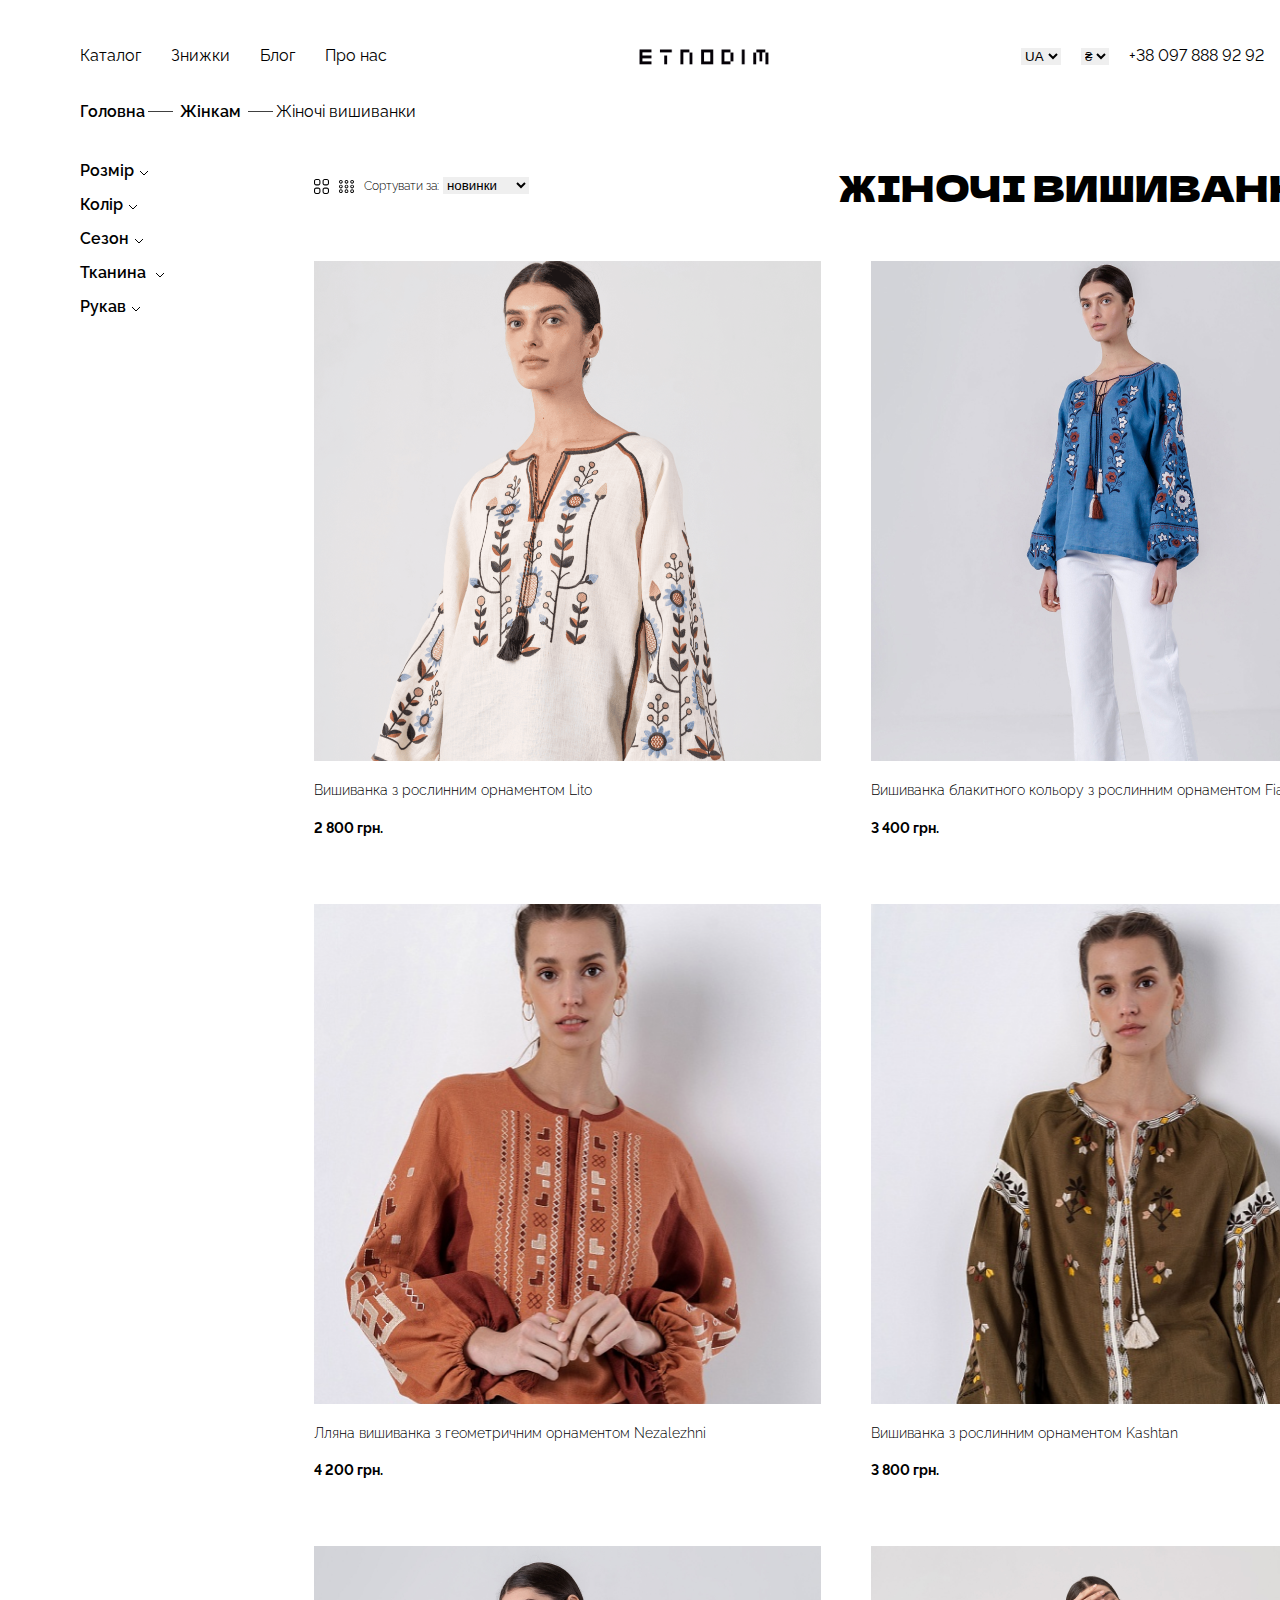
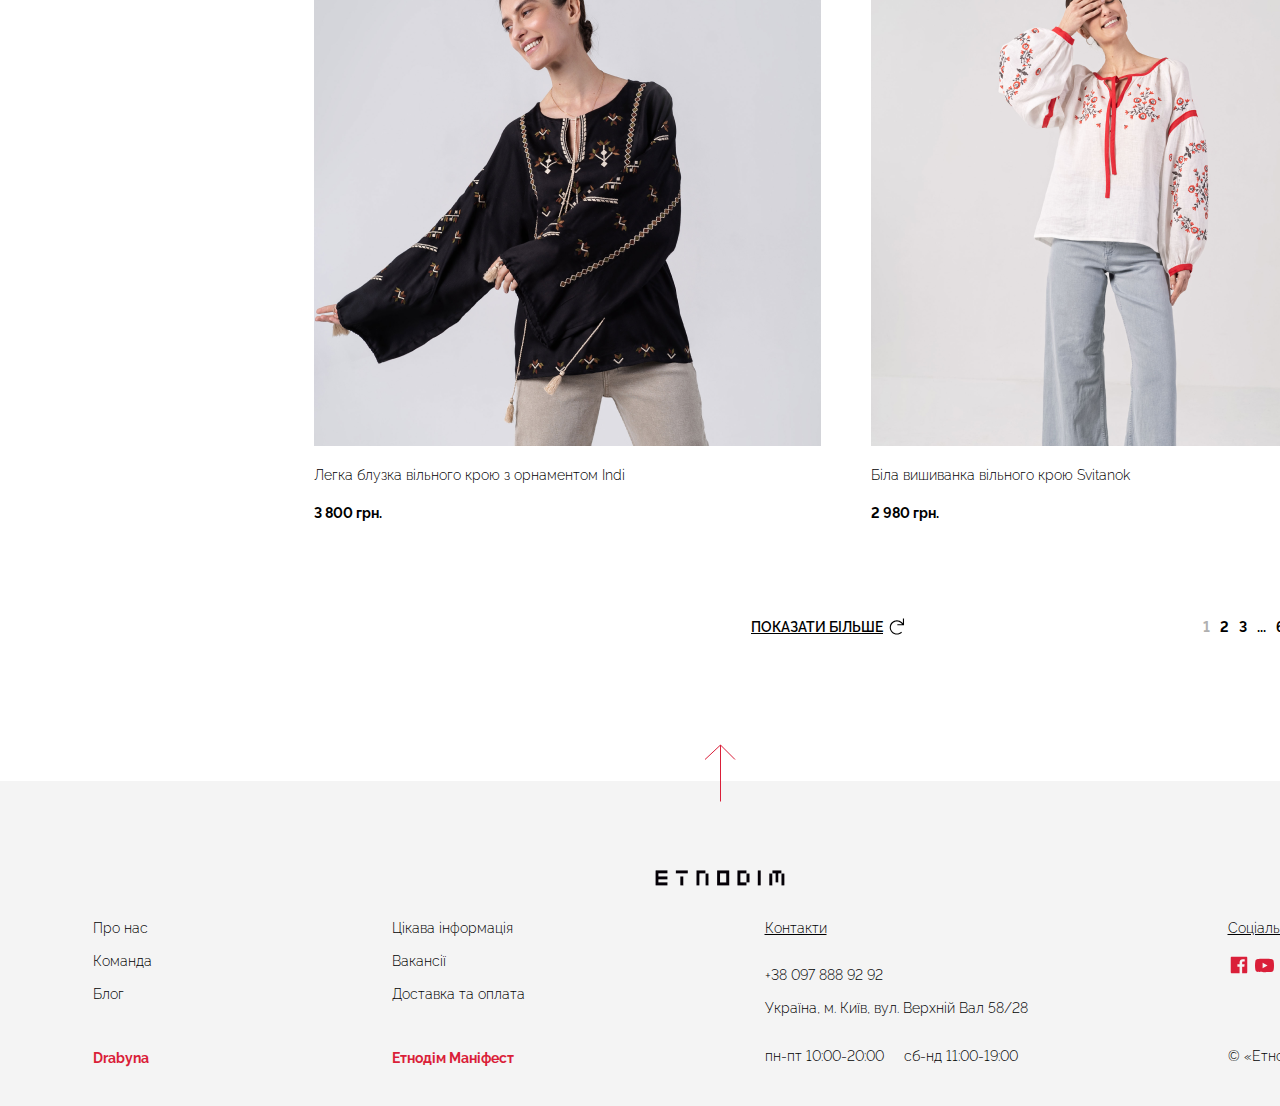
<file: catalogue.html>
<!DOCTYPE html>
<html lang="">
  <head>
    <meta charset="UTF-8" />
    <meta name="viewport" content="width=device-width, initial-scale=1.0" />
    <link rel="stylesheet" href="./styles.css" />
    <link rel="preconnect" href="https://fonts.googleapis.com" />
    <link rel="preconnect" href="https://fonts.gstatic.com" crossorigin />
    <link
      href="https://fonts.googleapis.com/css2?family=Dela+Gothic+One&family=Raleway:wght@300;400;700&display=swap"
      rel="stylesheet"
    />
    <title>Document</title>
  </head>
  <body>
    <!-- Header -->

    <header id="header" class="header">
      <nav class="header__nav">
        <div>
          <a  href="./catalogue.html">Каталог</a>
          </div>
        </div>

        <a href="">Знижки</a>
        <a href="">Блог</a>
        <a href="">Про нас</a>
      </nav>

  

<div class="header__burger">
     
        <input id="menu__toggle" type="checkbox" />
        <label class="menu__btn" for="menu__toggle">
          <span></span>
        </label>

        <ul class="menu__box">
          <a class="menu__box-logo" href="./index.html"><img class="header__logo" src="./images/etnodim-logo-main-removebg-preview 1.svg" alt=""
            /></a>
            <details class="menu__details">
              <summary  class="menu__summary">
          <a class="menu__item" href="./catalogue.html">Каталог</a></summary>
          <summary class="menu__summary"><p>жінкам</p></summary>
        <ul class="menu__summary_items">
<li><a href="">Вишиті сукні</a></li>
<li><a href="">Жіночі вишиванки</a></li>
<li><a href="">Конструктор вишиванки</a></li>
<li><a href="">Світшоти та светри</a></li>
<li><a href="">Футболки</a></li>
<li><a href="">Брюки та комбінезони</a></li>
<li><a href="">Пальта та куртки</a></li>
<li><a href="">Спідниці</a></li>
        </ul>
        <p class="menu__summary_text">чоловікам</p>
        <p class="menu__summary_text">дітям</p>
        <p class="menu__summary_text">аксесуари</p>
        <p class="menu__summary_text">дім</p>
        
        </details>


          <li><a class="menu__item" href="#">Знижки</a></li>
          <li><a class="menu__item" href="#">Блог</a></li>
          <li><a class="menu__item" href="#">Про нас</a></li>
     
         <div class="menu__items">
            <ul class="menu__items_currency">
              <li><p>UA</p></li>
              <li><p>RU</p></li>
              <li><p>EN</p></li>
            </ul>
  
            <ul>
  
              <li><svg xmlns="http://www.w3.org/2000/svg" width="22" height="22" viewBox="0 0 22 22" fill="none">
                <path d="M17.4638 12.0933H8.71716C9.34186 11.8094 10.0187 11.5958 10.7175 11.3779C11.9819 10.984 13.2831 10.5757 14.3415 9.686H17.4638C17.7169 9.686 17.9221 9.48083 17.9221 9.22767C17.9221 8.97451 17.7169 8.76934 17.4638 8.76934H15.1651C15.7078 7.91932 15.8418 6.87679 15.5134 5.81273C15.0278 4.23936 13.6392 2.92416 12.1364 2.61442C10.7411 2.32653 9.1855 2.64092 7.977 3.45482C6.91997 4.16667 6.2194 5.2015 6.00402 6.36917C5.95819 6.61803 6.12272 6.85723 6.37176 6.90306C6.62026 6.94746 6.85964 6.78454 6.90565 6.53532C7.07573 5.61221 7.63809 4.78828 8.48905 4.21537C9.49738 3.5361 10.7906 3.27184 11.9516 3.51247C13.1415 3.75739 14.2461 4.81478 14.6375 6.08307C14.8144 6.65599 14.9773 7.75492 14.0832 8.67874C14.0518 8.71124 14.0169 8.73809 13.9847 8.76934H4.53646C4.2833 8.76934 4.07812 8.97451 4.07812 9.22767C4.07812 9.48083 4.2833 9.686 4.53646 9.686H12.6537C11.9731 10.0218 11.2225 10.2603 10.4448 10.5028C9.23024 10.8815 7.98018 11.2736 6.94047 12.0933H4.53646C4.2833 12.0933 4.07812 12.2985 4.07812 12.5517C4.07812 12.8048 4.2833 13.01 4.53646 13.01H6.07452C5.34521 14.1398 5.32511 15.7014 6.0853 17.0505C7.06911 18.7961 8.97961 19.4875 10.8129 19.4875C11.4503 19.4875 12.0784 19.4041 12.6549 19.2523C15.0697 18.616 16.5672 16.9248 16.5632 14.839C16.5629 14.5859 16.3577 14.3814 16.1049 14.3814C16.1045 14.3814 16.1042 14.3814 16.1042 14.3814C15.851 14.3818 15.6462 14.5877 15.6466 14.8405C15.6505 16.8124 13.983 17.9543 12.4214 18.3657C10.4556 18.8831 7.9224 18.4434 6.88381 16.6007C6.31519 15.5913 6.16641 14.0624 7.18369 13.0913C7.21415 13.0622 7.24752 13.038 7.2786 13.01H17.4638C17.7169 13.01 17.9221 12.8048 17.9221 12.5517C17.9221 12.2985 17.7169 12.0933 17.4638 12.0933Z" fill="#1D1C1A" stroke="black" stroke-width="0.7"/>
              </svg></li>
              <li><svg xmlns="http://www.w3.org/2000/svg" width="22" height="22" viewBox="0 0 22 22" fill="none">
                <path d="M13.0625 10.4844H11.5156V4.64062H12.375C13.1497 4.64149 13.8924 4.94961 14.4401 5.49738C14.9879 6.04515 15.296 6.78784 15.2969 7.5625C15.2969 7.69925 15.3512 7.8304 15.4479 7.9271C15.5446 8.0238 15.6757 8.07812 15.8125 8.07812C15.9493 8.07812 16.0804 8.0238 16.1771 7.9271C16.2738 7.8304 16.3281 7.69925 16.3281 7.5625C16.3269 6.51443 15.9101 5.50962 15.169 4.76852C14.4279 4.02743 13.4231 3.61056 12.375 3.60938H11.5156V2.0625C11.5156 1.92575 11.4613 1.7946 11.3646 1.6979C11.2679 1.6012 11.1368 1.54688 11 1.54688C10.8632 1.54688 10.7321 1.6012 10.6354 1.6979C10.5387 1.7946 10.4844 1.92575 10.4844 2.0625V3.60938H9.28125C8.23282 3.60938 7.22732 4.02586 6.48597 4.76722C5.74461 5.50857 5.32812 6.51407 5.32812 7.5625C5.32812 8.61093 5.74461 9.61643 6.48597 10.3578C7.22732 11.0991 8.23282 11.5156 9.28125 11.5156H10.4844V17.3594H8.9375C8.16284 17.3585 7.42015 17.0504 6.87238 16.5026C6.32461 15.9549 6.01649 15.2122 6.01562 14.4375C6.01562 14.3007 5.9613 14.1696 5.8646 14.0729C5.7679 13.9762 5.63675 13.9219 5.5 13.9219C5.36325 13.9219 5.2321 13.9762 5.1354 14.0729C5.0387 14.1696 4.98438 14.3007 4.98438 14.4375C4.98556 15.4856 5.40243 16.4904 6.14352 17.2315C6.88462 17.9726 7.88943 18.3894 8.9375 18.3906H10.4844V19.9375C10.4844 20.0743 10.5387 20.2054 10.6354 20.3021C10.7321 20.3988 10.8632 20.4531 11 20.4531C11.1368 20.4531 11.2679 20.3988 11.3646 20.3021C11.4613 20.2054 11.5156 20.0743 11.5156 19.9375V18.3906H13.0625C14.1109 18.3906 15.1164 17.9741 15.8578 17.2328C16.5991 16.4914 17.0156 15.4859 17.0156 14.4375C17.0156 13.3891 16.5991 12.3836 15.8578 11.6422C15.1164 10.9009 14.1109 10.4844 13.0625 10.4844ZM9.28125 10.4844C8.50632 10.4844 7.76313 10.1765 7.21517 9.62858C6.66721 9.08062 6.35938 8.33743 6.35938 7.5625C6.35938 6.78757 6.66721 6.04438 7.21517 5.49642C7.76313 4.94846 8.50632 4.64062 9.28125 4.64062H10.4844V10.4844H9.28125ZM13.0625 17.3594H11.5156V11.5156H13.0625C13.8374 11.5156 14.5806 11.8235 15.1286 12.3714C15.6765 12.9194 15.9844 13.6626 15.9844 14.4375C15.9844 15.2124 15.6765 15.9556 15.1286 16.5036C14.5806 17.0515 13.8374 17.3594 13.0625 17.3594Z" fill="black"/>
              </svg></li>
              <li><svg xmlns="http://www.w3.org/2000/svg" width="22" height="22" viewBox="0 0 22 22" fill="none">
                <path d="M19.2383 17.4107C19.1958 17.3424 19.1403 17.2831 19.075 17.2363C19.0096 17.1895 18.9356 17.156 18.8572 17.1379C18.7789 17.1197 18.6977 17.1172 18.6184 17.1304C18.5391 17.1437 18.4631 17.1725 18.395 17.2152C17.4644 17.7945 16.4157 18.1579 15.3262 18.2786C14.2367 18.3992 13.1339 18.2741 12.0991 17.9123C11.0644 17.5506 10.1238 16.9615 9.34674 16.1883C8.56966 15.4151 7.9758 14.4776 7.60884 13.4446H14.765C14.927 13.4446 15.0825 13.3802 15.1971 13.2656C15.3117 13.151 15.3761 12.9956 15.3761 12.8335C15.3761 12.6714 15.3117 12.516 15.1971 12.4014C15.0825 12.2868 14.927 12.2224 14.765 12.2224H7.29107C7.14385 11.4142 7.14385 10.5861 7.29107 9.77795H14.765C14.927 9.77795 15.0825 9.71356 15.1971 9.59896C15.3117 9.48435 15.3761 9.32891 15.3761 9.16684C15.3761 9.00476 15.3117 8.84932 15.1971 8.73471C15.0825 8.62011 14.927 8.55572 14.765 8.55572H7.60884C7.97464 7.52478 8.56645 6.58874 9.34091 5.81617C10.1154 5.0436 11.0529 4.45408 12.0847 4.0908C13.1165 3.72752 14.2165 3.59969 15.3042 3.71666C16.3918 3.83364 17.4395 4.19246 18.3705 4.76684C18.5083 4.85274 18.6745 4.88039 18.8327 4.84372C18.9908 4.80704 19.1279 4.70905 19.2138 4.57128C19.2997 4.43352 19.3274 4.26727 19.2907 4.10911C19.2541 3.95096 19.1561 3.81385 19.0183 3.72795C17.901 3.03678 16.6396 2.61219 15.3318 2.48711C14.024 2.36203 12.705 2.53981 11.4769 3.00667C10.2489 3.47353 9.14491 4.21692 8.2505 5.17923C7.3561 6.14153 6.69532 7.29689 6.3194 8.55572H2.16385C2.00177 8.55572 1.84633 8.62011 1.73172 8.73471C1.61712 8.84932 1.55273 9.00476 1.55273 9.16684C1.55273 9.32891 1.61712 9.48435 1.73172 9.59896C1.84633 9.71356 2.00177 9.77795 2.16385 9.77795H6.05662C5.99484 10.1825 5.96216 10.5909 5.95885 11.0002C5.96216 11.4094 5.99484 11.8178 6.05662 12.2224H2.16385C2.00177 12.2224 1.84633 12.2868 1.73172 12.4014C1.61712 12.516 1.55273 12.6714 1.55273 12.8335C1.55273 12.9956 1.61712 13.151 1.73172 13.2656C1.84633 13.3802 2.00177 13.4446 2.16385 13.4446H6.3194C6.69611 14.7064 7.35901 15.8642 8.25647 16.8279C9.15392 17.7916 10.2617 18.535 11.4936 19.0005C12.7254 19.4659 14.0481 19.6407 15.3585 19.5112C16.669 19.3817 17.9319 18.9515 19.0488 18.2541C19.1167 18.2111 19.1754 18.1553 19.2216 18.0896C19.2678 18.024 19.3007 17.9499 19.3183 17.8716C19.3358 17.7933 19.3378 17.7123 19.3241 17.6332C19.3104 17.5541 19.2812 17.4785 19.2383 17.4107Z" fill="black"/>
              </svg></li>
            </ul>
          </div>
        </ul>
     
      </div>

    </div>
  

  <a href="./index.html"><img class="header__logo" src="./images/etnodim-logo-main-removebg-preview 1.svg" alt=""
      /></a>

      <ul class="header__list">

<form >     
  <label for="select"></label>
  <select class="border" name="" id="select">
    <option  value="">UA</option>
  <option   value="">RU</option>
  <option  value="">EN</option></select>
          </form>


          <form  >     
            <label for="select"></label>
            <select class="border" name="" id="select">
            <option value="">₴</option>
            <option value="">$</option>
            <option  value="">€</option></select>
                    </form>
          


  
        <li><a href="tel:+380978889292">+38 097 888 92 92</a></li>
        <li><img src="./images/ei_search.svg" alt="" /></li>
        <li class="header__basket"><img src="./images/Vector 3.svg" alt="" /> <img class="header__basket_img" src="./images/Ellipse 14.svg" alt=""> </li>
        <li class="header__basket_img-text"><p>1</p></li>
      </ul>

        <ul class="header__list_item-mob">
       <li><img src="./images/ei_search.svg" width="21" height="21" alt="" /></li>
      
        <li class="header__basket"><img src="./images/Vector 3.svg" alt="" /> <img class="header__basket_img" src="./images/Ellipse 14.svg" alt=""> </li>
        <li class="header__basket_img-text"><p>1</p></li>

        </ul>
        
    </header>



    <!-- Main -->
    <main>
      <section class="products">
        <ul class="products__list">
          <li class=" products__aside_text-bolt products__list_after">
            Головна
          </li>
          <li class=" products__aside_text-bolt products__list_after">Жінкам</li>
          <li >Жіночі вишиванки</li>
        </ul>

        <div class="products__container">
          <aside class="products__aside">
            <details class="products__details">
                <summary  class="products__aside_text products__aside_text-bolt">Розмір</summary>
           
            <label class="container"
              >32 | XXS (53)
              <input type="checkbox" checked="checked" />
              <span class="checkmark"></span>
            </label>

            <label class="container"
              >36 | S (60)
              <input type="checkbox" />
              <span class="checkmark"></span>
            </label>

            <label class="container"
              >38 | M (60)
              <input type="checkbox" />
              <span class="checkmark"></span>
            </label>

            <label class="container"
              >40 | L (60)
              <input type="checkbox" />
              <span class="checkmark"></span>
            </label>

            <label class="container"
              >42 | XL (58)
              <input type="checkbox" />
              <span class="checkmark"></span>
            </label>

            <label class="container"
              >46 | XXL (13)
              <input type="checkbox" />
              <span class="checkmark"></span>
            </label>
            <label class="container"
              >48 | XХXL (4)
              <input type="checkbox" />
              <span class="checkmark"></span>
            </label>

</details>

<details>

            <summary  class="products__aside_text products__aside_text-bolt">Колір</summary>
            <label class="container"
              >білий (13)
              <input type="checkbox" checked="checked" />
              <span class="checkmark"></span>
            </label>

            <label class="container"
              >чорний (8)
              <input type="checkbox" />
              <span class="checkmark"></span>
            </label>

            <label class="container"
              >бежевий (3)
              <input type="checkbox" />
              <span class="checkmark"></span>
            </label>

            <label class="container"
              >зелений (7)
              <input type="checkbox" />
              <span class="checkmark"></span>
            </label>

            <label class="container"
              >синій (10)
              <input type="checkbox" />
              <span class="checkmark"></span>
            </label></details>
<details>
            <summary class="products__aside_text products__aside_text-bolt">Сезон</summary>
            <label class="container"
  >Easy collection (3)
  <input type="checkbox" />
  <span class="checkmark"></span>
</label>

<label class="container"
  >Усі сезони (46)
  <input type="checkbox" />
  <span class="checkmark"></span>
</label>
         </details>
           <details>
 <summary class="products__aside_text products__aside_text-bolt">
              Тканина
            </summary>
            <label class="container"
            >Льон (60)
            <input type="checkbox" checked="checked" />
            <span class="checkmark"></span>
          </label>

          <label class="container"
            >Сатин (1)
            <input type="checkbox" />
            <span class="checkmark"></span>
          </label></details>

          
           <details> <summary class="products__aside_text products__aside_text-bolt">Рукав</summary>   <label class="container"
            >Довгий рукав (49)
            <input type="checkbox" checked="checked" />
            <span class="checkmark"></span>
          </label>

          <label class="container"
            >3/4 рукав (11)
            <input type="checkbox" />
            <span class="checkmark"></span>
          </label></details>
          </aside>


            <div class="products__images">  
            <div class="products__container_two">
<img class="products__mob" src="./images/grid-svgrepo-com.svg" width="15" height="15" alt="">
<img  class="products__mob" src="./images/grid-2-svgrepo-com.svg" width="15" height="15" alt="">
<div class="products__container-title">
<h2 class="products__title">Жіночі вишиванки</h2>
<details class="products__details_mob">
  
<summary class="products__form_text" >Фільтри</summary>
<div class="products__filters">
  <div>
<p  class="products__aside_text products__aside_text-bolt">Розмір</p>
           
<label class="container"
  >32 | XXS (53)
  <input type="checkbox" checked="checked" />
  <span class="checkmark"></span>
</label>

<label class="container"
  >36 | S (60)
  <input type="checkbox" />
  <span class="checkmark"></span>
</label>

<label class="container"
  >38 | M (60)
  <input type="checkbox" />
  <span class="checkmark"></span>
</label>

<label class="container"
  >40 | L (60)
  <input type="checkbox" />
  <span class="checkmark"></span>
</label>

<label class="container"
  >42 | XL (58)
  <input type="checkbox" />
  <span class="checkmark"></span>
</label>

<label class="container"
  >46 | XXL (13)
  <input type="checkbox" />
  <span class="checkmark"></span>
</label>
<label class="container"
  >48 | XХXL (4)
  <input type="checkbox" />
  <span class="checkmark"></span>
</label>





<p  class="products__aside_text products__aside_text-bolt">Колір</p>
<label class="container"
  >білий (13)
  <input type="checkbox" checked="checked" />
  <span class="checkmark"></span>
</label>

<label class="container"
  >чорний (8)
  <input type="checkbox" />
  <span class="checkmark"></span>
</label>

<label class="container"
  >бежевий (3)
  <input type="checkbox" />
  <span class="checkmark"></span>
</label>

<label class="container"
  >зелений (7)
  <input type="checkbox" />
  <span class="checkmark"></span>
</label>

<label class="container"
  >синій (10)
  <input type="checkbox" />
  <span class="checkmark"></span>
</label>
</div>
<div>
<p class="products__aside_text products__aside_text-bolt">Сезон</p>
<label class="container"
  >Easy collection (3)
  <input type="checkbox" />
  <span class="checkmark"></span>
</label>

<label class="container"
  >Усі сезони (46)
  <input type="checkbox" />
  <span class="checkmark"></span>
</label>


<p class="products__aside_text products__aside_text-bolt">
  Тканина
</p>
<label class="container"
>Льон (60)
<input type="checkbox" checked="checked" />
<span class="checkmark"></span>
</label>

<label class="container"
>Сатин (1)
<input type="checkbox" />
<span class="checkmark"></span>
</label>


<p class="products__aside_text products__aside_text-bolt">Рукав</p> 
  
  <label class="container"
>Довгий рукав (49)
<input type="checkbox" checked="checked" />
<span class="checkmark"></span>
</label>

<label class="container"
>3/4 рукав (11)
<input type="checkbox" />
<span class="checkmark"></span>
</label>
</div>
</div>
</details>

<form>     
    <label class="products__form_text" for="select">Сортувати за:</label>
    <select class="border" name="" id="select">
    <option class="products__form_text"  value="">новинки</option>
    <option class="products__form_text" value="">популярне</option></select>
            </form>
          </div>
            </div>
              <div>
                <a  class="products__mob_desk" href="./cart.html"
                  ><img
                    src="./images/55d65c9d65411d8471f00751e6baf416-2-2.png"
                    
                    alt=""
                /></a>
              
                

                <p class="products__text">
                  Вишиванка з рослинним орнаментом Lito
                </p>
                <p class="products__price">2 800 грн.</p>
              </div>

              <div >
                <a class="products__mob_desk" href=""
                  ><img
                    src="./images/image 47.jpg"
                  
                    alt=""
                /></a>
                
                <p  class="products__text">
                  Вишиванка блакитного кольору з рослинним орнаментом Fialka
                </p>
                <p class="products__price">3 400 грн.</p>
              </div>

              <div >
                <a class="products__mob_desk" href=""
                  ><img
                    src="./images/image 7.png"
                    alt=""
                  
                /></a>
               
                <p class="products__text">
                  Лляна вишиванка з геометричним орнаментом Nezalezhni
                </p>
                <p class="products__price">4 200 грн.</p>
              </div>

              <div >
                <a class="products__mob_desk" href=""
                  ><img
                    src="./images/image 8.png"
                    alt=""
                   
                /></a>
                
                <p class="products__text">
                  Вишиванка з рослинним орнаментом Kashtan
                </p>
                <p class="products__price">3 800 грн.</p>
              </div>

              <div >
                <a class="products__mob_desk" href=""
                  ><img
                    src="./images/image 9.png"
                    alt=""
                   
                /></a>
                
                <p class="products__text">
                  Легка блузка вільного крою з орнаментом Indi
                </p>
                <p class="products__price">3 800 грн.</p>
              </div>

              <div>
                <a class="products__mob_desk" href=""
                  ><img
                    src="./images/image 10.png"
                    alt=""
                  
                /></a>
                
                <p class="products__text">
                  Біла вишиванка вільного крою Svitanok
                </p>
                <p class="products__price">2 980 грн.</p>
              </div>
            </div>
          </div>
        </div>

        <div class="products__bottom">
          <a class="products__bottom_link" href="./catalogue2.html"><p>Показати більше</p>
          <svg xmlns="http://www.w3.org/2000/svg" width="18" height="18" viewBox="0 0 18 18" fill="none">
  <path d="M9.33799 7.25579H16.0312V0.5625H14.9062V5.26946L13.9874 4.35059C11.1911 1.55429 6.64112 1.55426 3.84479 4.35059C1.04846 7.14691 1.0485 11.6968 3.84479 14.4932C5.19084 15.8362 7.01464 16.5904 8.91608 16.5904C10.8175 16.5904 12.6413 15.8362 13.9874 14.4932L13.1919 13.6977C10.8342 16.0554 6.99799 16.0554 4.64034 13.6977C2.28269 11.34 2.28266 7.50375 4.64034 5.14607C6.99803 2.78838 10.8342 2.78838 13.1919 5.14607L14.1767 6.13079H9.33799V7.25579Z" fill="black"/>
</svg></a>
          <ul class="products__bottom_list">
            <li class="products__bottom_list-first" ><a href="">1</a></li>
            <li ><a href="">2</a></li>
            <li ><a href="">3</a></li>
            <li ><a href="">...</a></li>
            <li ><a href="">6</a></li>
            <li ><a href="">Наступна</a></li>
          </ul>
         
        </div>
       
      </section>
    
    </main>
<!-- Footer -->
    <footer class="footer">
      <a class="arrow-up" href="#header"><img src="./images/Vector 20.svg" alt=""></a>
      <div class="footer__logo" ><a href=""
        ><img  src="./images/etnodim-logo-main-removebg-preview 1.png" alt=""
      /></a></div>
      
      <div class="footer__container">
        <div>
          <ul class="footer__list">
            <li><a href="">Про нас</a></li>
            <li><a href="">Команда</a></li>
            <li><a href="">Блог</a></li>
            <li class="footer__list_last"><a href="">Drabyna</a></li>
          </ul>
        </div>
        <div  >
          <ul class="footer__list footer__list_two">
            <li><a href="">Цікава інформація</a></li>
            <li><a href="">Вакансії</a></li>
            <li><a href="">Доставка та оплата</a></li>
            <li class="footer__list_last"><a href="">Етнодім Маніфест</a></li>
          </ul>
        </div>
        <div class="footer__list_absolute">
          <ul class="footer__list ">
            <li class="footer__list_first"><p>Контакти</p></li>
            <li><a href="tel:+380978889292">+38 097 888 92 92</a></li>
            <li>
              <a href="https://goo.gl/maps/QgXnrJq7yaa2KiWw5"
                >Україна, м. Київ, вул. Верхній Вал 58/28</a
              >
            </li>
            <li class="footer__time">
              <p>пн-пт 10:00-20:00</p>
              <p>сб-нд 11:00-19:00</p>
               <p class="footer__end_mob">© «Етнодім» 2009-2021</p>
            </li>
          </ul>
        </div>
        <div class="footer__list">
          <p class="footer__list_first">Соціальні мережі</p>
          <a href=""
            ><svg
              xmlns="http://www.w3.org/2000/svg"
              width="22"
              height="22"
              viewBox="0 0 22 22"
              fill="none"
            >
              <path
                d="M18.3333 2.75H3.66667C3.42355 2.75 3.19039 2.84658 3.01849 3.01849C2.84658 3.19039 2.75 3.42355 2.75 3.66667V18.3333C2.75 18.5764 2.84658 18.8096 3.01849 18.9815C3.19039 19.1534 3.42355 19.25 3.66667 19.25H11.5638V12.87H9.42058V10.3721H11.5638V8.53875C11.5638 6.4075 12.8654 5.24608 14.7721 5.24608C15.4128 5.24425 16.0545 5.27725 16.6925 5.34417V7.5625H15.3771C14.3431 7.5625 14.1414 8.05567 14.1414 8.77708V10.3675H16.6137L16.2928 12.8654H14.1405V19.25H18.3333C18.5764 19.25 18.8096 19.1534 18.9815 18.9815C19.1534 18.8096 19.25 18.5764 19.25 18.3333V3.66667C19.25 3.42355 19.1534 3.19039 18.9815 3.01849C18.8096 2.84658 18.5764 2.75 18.3333 2.75Z"
                fill="#DA1F39"
              />
            </svg>
          </a>
          <a href=""
            ><svg
              xmlns="http://www.w3.org/2000/svg"
              width="21"
              height="22"
              viewBox="0 0 21 22"
              fill="none"
            >
              <path
                d="M19.601 6.91055C19.4907 6.51614 19.2804 6.15691 18.9905 5.86762C18.7006 5.57834 18.3409 5.36881 17.9463 5.25933C16.4649 4.8633 10.5095 4.8633 10.5095 4.8633C10.5095 4.8633 4.56551 4.8538 3.06867 5.25933C2.67466 5.36929 2.31567 5.57904 2.02642 5.8683C1.73716 6.15755 1.52741 6.51654 1.41745 6.91055C1.13613 8.42712 0.997578 9.96672 1.00361 11.5091C1.00086 13.0442 1.13939 14.5762 1.41745 16.0858C1.52777 16.48 1.73758 16.8392 2.02673 17.129C2.31589 17.4188 2.67468 17.6294 3.06867 17.7406C4.55008 18.1366 10.5095 18.1366 10.5095 18.1366C10.5095 18.1366 16.45 18.1366 17.9463 17.7406C18.3409 17.6299 18.7004 17.4195 18.9902 17.1297C19.28 16.8399 19.4904 16.4804 19.601 16.0858C19.8736 14.5771 20.0066 13.0428 19.9971 11.5091C20.0066 9.96539 19.8765 8.42877 19.601 6.91055ZM8.60717 14.3514V8.65439L13.5644 11.5091L8.60717 14.3514Z"
                fill="#DA1F39"
              />
            </svg>
          </a>
          <a href=""
            ><svg
              xmlns="http://www.w3.org/2000/svg"
              width="22"
              height="22"
              viewBox="0 0 22 22"
              fill="none"
            >
              <path
                d="M2.35718 7.95471L10.7282 12.3084C10.8121 12.352 10.9054 12.3748 11 12.3748C11.0947 12.3748 11.1879 12.352 11.2719 12.3084L19.6429 7.9555V15.518C19.6429 16.1702 19.3934 16.7978 18.9454 17.2719C18.4975 17.746 17.8851 18.0307 17.2339 18.0676L17.0893 18.0716H4.91075C4.2585 18.0716 3.63096 17.8221 3.15685 17.3741C2.68275 16.9262 2.39803 16.3138 2.36111 15.6626L2.35718 15.518V7.95471ZM4.91075 3.92871H17.0893C17.7416 3.92867 18.3691 4.17822 18.8432 4.62617C19.3173 5.07412 19.602 5.68651 19.639 6.33771L19.6429 6.48228V6.62685L11 11.1211L2.35718 6.62685V6.48228C2.35714 5.83003 2.60668 5.20249 3.05463 4.72839C3.50258 4.25429 4.11497 3.96957 4.76618 3.93264L4.91075 3.92871H17.0893H4.91075Z"
                fill="#DA1F39"
              />
            </svg>
          </a>

          <a href=""
            ><svg
              xmlns="http://www.w3.org/2000/svg"
              width="22"
              height="22"
              viewBox="0 0 22 22"
              fill="none"
            >
              <path
                d="M10.9999 2.35938C6.22806 2.35938 2.35986 6.22758 2.35986 10.9994C2.35986 15.7712 6.22806 19.6394 10.9999 19.6394C15.7717 19.6394 19.6399 15.7712 19.6399 10.9994C19.6399 6.22758 15.7717 2.35938 10.9999 2.35938ZM11.5912 13.0469C11.0368 13.0046 10.8046 12.7301 10.3708 12.4673C10.1323 13.7192 9.84066 14.9198 8.97666 15.5471C8.70936 13.6535 9.36726 12.2333 9.67326 10.724C9.15216 9.84648 9.73536 8.08157 10.8352 8.51537C12.1879 9.05177 9.66336 11.7779 11.3581 12.119C13.1275 12.4736 13.8502 9.04817 12.7531 7.93577C11.1673 6.32748 8.13876 7.89888 8.51136 10.2011C8.60136 10.7636 9.18366 10.9346 8.74356 11.7113C7.72926 11.4863 7.42596 10.6862 7.46556 9.61968C7.52766 7.87368 9.03426 6.65057 10.5445 6.48227C12.4552 6.26987 14.248 7.18337 14.4964 8.98157C14.7745 11.0102 13.6333 13.2053 11.5912 13.0469Z"
                fill="#DA1F39"
              />
            </svg>
          </a>
          <a href=""
            ><svg
              xmlns="http://www.w3.org/2000/svg"
              width="22"
              height="22"
              viewBox="0 0 22 22"
              fill="none"
            >
              <path
                d="M19.2014 7.61276C19.1921 6.91849 19.0621 6.23113 18.8173 5.58142C18.6049 5.03339 18.2806 4.53569 17.865 4.1201C17.4494 3.70451 16.9517 3.38019 16.4037 3.16784C15.7623 2.92708 15.0848 2.7969 14.3999 2.78284C13.518 2.74342 13.2384 2.73242 10.9999 2.73242C8.76144 2.73242 8.47453 2.73242 7.59911 2.78284C6.9145 2.797 6.23726 2.92718 5.59619 3.16784C5.04808 3.38004 4.5503 3.70431 4.13469 4.11992C3.71908 4.53552 3.39481 5.03331 3.18261 5.58142C2.94137 6.22229 2.81147 6.89969 2.79853 7.58434C2.75911 8.46709 2.74719 8.74667 2.74719 10.9852C2.74719 13.2237 2.74719 13.5097 2.79853 14.386C2.81228 15.0717 2.94153 15.7482 3.18261 16.3908C3.39516 16.9387 3.71968 17.4363 4.13543 17.8517C4.55117 18.2671 5.049 18.5913 5.59711 18.8034C6.23642 19.0539 6.91378 19.1934 7.60003 19.2159C8.48278 19.2553 8.76236 19.2673 11.0009 19.2673C13.2394 19.2673 13.5263 19.2673 14.4017 19.2159C15.0866 19.2024 15.7642 19.0726 16.4055 18.8318C16.9534 18.6192 17.451 18.2948 17.8665 17.8793C18.2821 17.4637 18.6065 16.9661 18.8191 16.4183C19.0602 15.7766 19.1894 15.1001 19.2032 14.4135C19.2426 13.5317 19.2545 13.2521 19.2545 11.0127C19.2527 8.77417 19.2527 8.49001 19.2014 7.61276ZM10.9944 15.2183C8.65328 15.2183 6.75669 13.3218 6.75669 10.9806C6.75669 8.63942 8.65328 6.74284 10.9944 6.74284C12.1184 6.74284 13.1963 7.18931 13.991 7.98405C14.7857 8.77878 15.2322 9.85667 15.2322 10.9806C15.2322 12.1045 14.7857 13.1824 13.991 13.9771C13.1963 14.7719 12.1184 15.2183 10.9944 15.2183ZM15.4009 7.57425C15.2711 7.57438 15.1425 7.5489 15.0226 7.49928C14.9026 7.44966 14.7936 7.37688 14.7019 7.2851C14.6101 7.19331 14.5373 7.08433 14.4877 6.96439C14.438 6.84444 14.4126 6.71589 14.4127 6.58609C14.4127 6.45638 14.4382 6.32794 14.4879 6.20811C14.5375 6.08827 14.6103 5.97939 14.702 5.88767C14.7937 5.79596 14.9026 5.7232 15.0224 5.67357C15.1423 5.62393 15.2707 5.59838 15.4004 5.59838C15.5301 5.59838 15.6585 5.62393 15.7784 5.67357C15.8982 5.7232 16.0071 5.79596 16.0988 5.88767C16.1905 5.97939 16.2633 6.08827 16.3129 6.20811C16.3626 6.32794 16.3881 6.45638 16.3881 6.58609C16.3881 7.13242 15.9463 7.57425 15.4009 7.57425Z"
                fill="#DA1F39"
              />
              <path
                d="M10.9944 13.7335C12.5148 13.7335 13.7472 12.5011 13.7472 10.9808C13.7472 9.46048 12.5148 8.22803 10.9944 8.22803C9.47415 8.22803 8.2417 9.46048 8.2417 10.9808C8.2417 12.5011 9.47415 13.7335 10.9944 13.7335Z"
                fill="#DA1F39"
              />
            </svg>
          </a>

          <p class="footer__end_desk">© «Етнодім» 2009-2021</p>
        </div>
      </div>
    </footer>
  </body>
</html>
</file>
<file: styles.css>
body {
  margin: auto;
  font-family: "Raleway";
  width: 1440px;
}
@font-face {
  font-family: "Dela Gothic One";
  src: url(./Dela_Gothic_One/DelaGothicOne-Regular.ttf);
}

a {
  text-decoration: none;
  color: inherit;
}

li {
  list-style-type: none;
}

.header {
  display: flex;
  align-items: center;
  margin-top: 25px;
  margin-left: 80px;
  gap: 225px;
  position: relative;
}
.header__burger {
  display: none;
}
.header__list_item-mob {
  display: none;
}
.header__nav {
  display: flex;
  gap: 30px;
  color: var(--black, #000);
  font-variant-numeric: lining-nums proportional-nums;
  font-family: "Raleway";
  font-size: 16px;
  font-weight: 400;
}
.header__list_item {
  display: flex;
  align-items: center;
}
.header__nav a:hover {
  color: #da1f39;
  font-weight: 700;
}
.header__list {
  display: flex;
  gap: 20px;
  align-items: center;
  padding-left: 0;
}
.header__list li a {
  font-variant-numeric: lining-nums proportional-nums;
}
.header__basket {
  position: relative;
}
.header__basket_img {
  position: absolute;
  left: 0;
  margin-top: 15px;
  margin-left: 10px;
}
.header__basket_img-text p {
  position: absolute;
  top: 0;
  margin-left: -28px;
  margin-top: 28px;
  color: #FFF;
  font-family: Roboto;
  font-weight: 400;
  text-transform: uppercase;
}

.new-collection {
  background-image: url(./images/DSC_8575\ 1.png);
  max-width: 1280px;
  height: 551px;
  display: flex;
  margin: auto;
}
.new-collection__container {
  display: flex;
  width: 715px;
  flex-direction: column;
  align-items: flex-start;
  margin-left: 88px;
}
.new-collection__title {
  display: flex;
  margin-top: 155px;
  margin-bottom: 0px;
  color: #FFF;
  font-family: Dela Gothic One;
  font-size: 64px;
  font-style: normal;
  font-weight: 400;
  line-height: 112.3%;
  text-transform: uppercase;
}
.new-collection__text {
  color: #fff;
  font-size: 16px;
  margin: 0;
  padding-bottom: 50px;
  padding-top: 10px;
}
.new-collection__button {
  display: flex;
  justify-content: center;
  align-items: center;
  color: #fff;
  font-family: "Raleway";
  font-size: 14px;
  letter-spacing: 0.7px;
  text-transform: uppercase;
  background: var(--red, #da1f39);
  border: none;
  width: 225px;
  height: 50px;
  padding: 15px 24px;
  flex-shrink: 0;
}

.etno {
  display: flex;
  justify-content: space-between;
  align-items: center;
  position: relative;
  margin-bottom: 126px;
}
.etno__text_mob {
  display: none;
}
.etno__text_white {
  color: #fff;
}
.etno__text {
  position: absolute;
  color: var(--black, #000);
  text-align: center;
  font-family: "Dela Gothic One";
  font-size: 36px;
  font-weight: 400;
  line-height: 140.3%;
  text-transform: uppercase;
  width: 843px;
  margin-left: 302px;
  margin-top: 81px;
}
.etno__img_right {
  margin-right: 297px;
  margin-top: 290px;
}
.etno__img_left {
  margin-left: 310px;
}

.new-arrivals {
  overflow: hidden;
  display: flex;
  flex-direction: column;
  position: relative;
  margin-left: 80px;
}
.new-arrivals__title {
  display: flex;
  color: var(--black, #000);
  font-family: "Dela Gothic One";
  line-height: 140.3%;
  text-transform: uppercase;
  font-size: 36px;
  font-weight: 400;
  font-style: normal;
  margin-bottom: 40px;
}
.new-arrivals__container {
  display: flex;
  gap: 50px;
  overflow: hidden;
  margin-bottom: 126px;
}
.new-arrivals__svg_right {
  position: absolute;
  margin-left: 1309px;
  padding-top: 40px;
}
.new-arrivals__svg_left {
  position: absolute;
  margin-left: 1239px;
  padding-top: 40px;
}
.new-arrivals__img {
  position: absolute;
  margin: 30px;
}
.new-arrivals__price {
  color: #000;
  font-variant-numeric: lining-nums proportional-nums;
  font-size: 14px;
  font-weight: 700;
  line-height: 166.2%;
  margin: 0;
}
.new-arrivals__text {
  color: var(--black, #000);
  font-variant-numeric: lining-nums proportional-nums;
  font-family: Raleway;
  font-size: 14px;
  font-weight: 300;
  line-height: 166.188%;
  text-transform: none;
}

.capsule-collection {
  display: flex;
  justify-content: center;
  position: relative;
  background-image: url(./images/e0c8844c9764b03e0693e85af2b9d841.jpeg);
  background-repeat: no-repeat;
  background-size: cover;
  height: 650px;
}
.capsule-collection__mob {
  display: none;
}
.capsule-collection__desk {
  display: block;
}
.capsule-collection__container {
  display: flex;
  justify-content: center;
  align-items: center;
  flex-direction: column;
  flex-wrap: wrap;
  background-color: #fff;
  width: 640px;
  height: 650px;
  margin-top: 80px;
}
.capsule-collection__text {
  color: var(--black, #000);
  font-variant-numeric: lining-nums proportional-nums;
  font-family: Raleway;
  font-size: 14px;
  font-weight: 300;
  line-height: 166.188%;
  text-transform: none;
  width: 419px;
}
.capsule-collection__button {
  color: #fff;
  font-family: "Raleway";
  font-size: 14px;
  letter-spacing: 0.7px;
  text-transform: uppercase;
  background: var(--red, #da1f39);
  border: none;
  width: 225px;
  height: 50px;
  padding: 15px 24px;
  flex-shrink: 0;
}
.capsule-collection__etnodim {
  color: var(--gray, #939694);
  text-align: center;
  font-variant-numeric: lining-nums proportional-nums;
  font-family: Raleway;
  font-size: 14px;
  font-weight: 400;
  text-transform: uppercase;
}
.capsule-collection__title {
  display: flex;
  color: var(--black, #000);
  font-family: "Dela Gothic One";
  line-height: 140.3%;
  text-transform: uppercase;
  font-size: 36px;
  font-weight: 400;
  font-style: normal;
  text-align: center;
  margin-top: 0;
  width: 543px;
}
.capsule-collection__image {
  padding-top: 80px;
}

.sales {
  position: relative;
  margin-left: 80px;
  margin-top: 210px;
  display: flex;
  flex-direction: column;
}
.sales__text {
  color: var(--black, #000);
  font-variant-numeric: lining-nums proportional-nums;
  font-family: Raleway;
  font-size: 14px;
  font-weight: 300;
  line-height: 166.188%;
  text-transform: none;
}
.sales__title {
  color: var(--black, #000);
  font-family: "Dela Gothic One";
  line-height: 140.3%;
  text-transform: uppercase;
  font-size: 36px;
  font-weight: 400;
  font-style: normal;
}
.sales__price {
  color: #000;
  font-variant-numeric: lining-nums proportional-nums;
  font-size: 14px;
  font-weight: 700;
  line-height: 166.2%;
  color: #DA1F39;
  margin: 0;
}
.sales__price_old {
  color: var(--gray, #939694);
  font-variant-numeric: lining-nums proportional-nums;
  font-size: 14px;
  font-weight: 700;
  line-height: 166.2%;
  text-decoration: line-through;
}
.sales__text_margin {
  margin-bottom: 0;
}
.sales__container {
  display: flex;
  gap: 50px;
  overflow: hidden;
  margin-bottom: 126px;
}
.sales__svg_right {
  position: absolute;
  margin-left: 1309px;
  padding-top: 50px;
}
.sales__svg_left {
  position: absolute;
  margin-left: 1239px;
  padding-top: 50px;
}
.sales__items {
  display: flex;
  align-items: center;
  gap: 10px;
}
.sales__img {
  position: absolute;
  margin: 30px;
}

.philosophy {
  display: flex;
}
.philosophy__img_bottom {
  position: relative;
}
.philosophy__img_top {
  position: absolute;
  margin-left: 188px;
  margin-top: 155px;
}
.philosophy__link {
  color: #da1f39;
  font-size: 14px;
  font-weight: 600;
  letter-spacing: 0.7px;
  text-transform: uppercase;
}
.philosophy__container {
  display: flex;
  justify-content: center;
  align-items: flex-start;
  flex-direction: column;
  flex-wrap: wrap;
  background-color: #fff;
  width: 640px;
  margin-top: 80px;
  padding-left: 217px;
}
.philosophy__etnodim {
  color: var(--gray, #939694);
  text-align: center;
  font-variant-numeric: lining-nums proportional-nums;
  font-family: Raleway;
  font-size: 14px;
  font-weight: 400;
  text-transform: uppercase;
}
.philosophy__title {
  color: var(--black, #000);
  font-family: "Dela Gothic One";
  line-height: 140.3%;
  text-transform: uppercase;
  font-size: 36px;
  font-weight: 400;
  font-style: normal;
  margin-top: 0;
}
.philosophy__text {
  color: var(--black, #000);
  font-variant-numeric: lining-nums proportional-nums;
  font-family: Raleway;
  font-size: 14px;
  font-weight: 300;
  line-height: 166.188%;
  text-transform: none;
}

.stuff {
  display: flex;
  justify-content: space-between;
  align-items: center;
  position: relative;
  margin-top: 100px;
}
.stuff__text_mob {
  display: none;
}
.stuff__text {
  display: block;
  position: absolute;
  color: var(--black, #000);
  text-align: center;
  font-family: "Dela Gothic One";
  font-size: 36px;
  font-weight: 400;
  line-height: 140.3%;
  text-transform: uppercase;
  width: 851px;
  margin-left: 302px;
  margin-top: 81px;
}
.stuff__text_white {
  color: #fff;
}
.stuff__img_left {
  margin-left: 300px;
  margin-top: 305px;
}
.stuff__img_right {
  margin-right: 181px;
  margin-bottom: 100px;
}

.drabyna {
  display: flex;
  background-image: url(./images/Rectangle\ 87.png);
  height: 630px;
  margin-top: 100px;
}
.drabyna__desk {
  display: block;
}
.drabyna__mob {
  display: none;
}
.drabyna__img {
  display: flex;
  width: 1280px;
  height: 630px;
  margin: 80px;
}
.drabyna__container {
  display: flex;
  justify-content: center;
  align-items: center;
  flex-direction: column;
  margin: 80px 0 0 80px;
  background-color: #fff;
  width: 523px;
  height: 550px;
  position: absolute;
}
.drabyna__etnodim {
  color: var(--gray, #939694);
  text-align: center;
  font-variant-numeric: lining-nums proportional-nums;
  font-family: Raleway;
  font-size: 14px;
  font-weight: 400;
  text-transform: uppercase;
}
.drabyna__title {
  color: var(--black, #000);
  font-family: "Dela Gothic One";
  line-height: 140.3%;
  text-transform: uppercase;
  font-size: 36px;
  font-weight: 400;
  font-style: normal;
  margin: 0;
}
.drabyna__text {
  color: var(--black, #000);
  font-variant-numeric: lining-nums proportional-nums;
  font-family: Raleway;
  font-size: 14px;
  font-weight: 300;
  line-height: 166.188%;
  text-transform: none;
  width: 345px;
}
.drabyna__button {
  color: #fff;
  font-family: "Raleway";
  font-size: 14px;
  letter-spacing: 0.7px;
  text-transform: uppercase;
  background: var(--red, #da1f39);
  border: none;
  width: 225px;
  height: 50px;
  padding: 15px 24px;
  flex-shrink: 0;
}

.location {
  display: flex;
  flex-direction: row;
  margin-top: 210px;
  justify-content: space-between;
}
.location__container {
  margin-left: 80px;
  display: flex;
  flex-direction: column;
  justify-content: center;
}
.location__container_img {
  display: flex;
  justify-content: flex-end;
}
.location__img_bottom {
  position: relative;
}
.location__img_top {
  position: absolute;
  margin-right: 168px;
  margin-top: 50px;
}
.location__link {
  color: #da1f39;
  font-size: 14px;
  font-weight: 600;
  letter-spacing: 0.7px;
  text-transform: uppercase;
}
.location__items {
  display: flex;
  gap: 10px;
  align-items: center;
}
.location__text {
  color: var(--black, #000);
  font-variant-numeric: lining-nums proportional-nums;
  font-family: Raleway;
  font-size: 14px;
  font-weight: 300;
  line-height: 166.188%;
  text-transform: none;
  margin-bottom: 10px;
}
.location__text_second {
  margin-left: 30px;
  margin-top: 0;
  margin-bottom: 50px;
}
.location__title {
  color: var(--black, #000);
  font-family: "Dela Gothic One";
  line-height: 140.3%;
  text-transform: uppercase;
  font-size: 36px;
  font-weight: 400;
  font-style: normal;
  margin: 0;
  width: 479px;
}

.instagram {
  margin-top: 130px;
  margin-bottom: 130px;
  display: flex;
  flex-direction: column;
  align-items: center;
}
.instagram__items {
  display: flex;
  flex-direction: column;
  align-items: center;
}
.instagram__img {
  display: flex;
  gap: 50px;
  padding-top: 50px;
}
.instagram__etnodim {
  color: var(--gray, #939694);
  text-align: center;
  font-variant-numeric: lining-nums proportional-nums;
  font-family: Raleway;
  font-size: 14px;
  font-weight: 400;
  text-transform: uppercase;
}
.instagram__title {
  color: var(--black, #000);
  font-family: "Dela Gothic One";
  line-height: 140.3%;
  text-transform: uppercase;
  font-size: 36px;
  font-weight: 400;
  font-style: normal;
  margin: 0;
}
.instagram__text {
  color: var(--black, #000);
  font-variant-numeric: lining-nums proportional-nums;
  font-family: Raleway;
  font-size: 14px;
  font-weight: 300;
  line-height: 166.188%;
  text-transform: none;
  width: 320px;
  margin-top: 10px;
}

.footer {
  background-color: #f4f4f4;
  display: flex;
  flex-direction: column;
  align-items: center;
  position: relative;
}
.footer__end_desk {
  display: block;
}
.footer__end_mob {
  display: none;
}
.footer__time {
  display: flex;
  gap: 20px;
}
.footer__logo {
  margin-top: 70px;
}
.footer__container {
  display: flex;
  justify-content: center;
  gap: 200px;
}
.footer__list {
  color: var(--black, #000);
  font-variant-numeric: lining-nums proportional-nums;
  font-family: Raleway;
  font-size: 14px;
  font-weight: 300;
  line-height: 166.188%;
}
.footer__list {
  color: var(--black, #000);
  font-variant-numeric: lining-nums proportional-nums;
  font-family: Raleway;
  font-size: 14px;
  font-weight: 300;
  line-height: 166.188%;
  text-transform: none;
}
.footer__list_last {
  color: #DA1F39;
  font-weight: 700;
  padding-top: 30px;
}
.footer__list li {
  padding-bottom: 10px;
}
.footer__list_first {
  text-decoration: underline;
}
.footer__end_desk {
  padding-top: 48px;
}
.footer__cart_arrow-up {
  position: absolute;
}

.arrow-up {
  display: flex;
  justify-content: space-around;
  position: absolute;
  margin-top: -37px;
}

.menu {
  max-width: 1440px;
  margin-top: 30px;
}
.menu__one {
  padding-left: 0;
}
.menu__one li {
  padding-bottom: 25px;
}
.menu__one li:hover {
  color: #000;
}
.menu__text {
  color: var(--black, #000);
  font-variant-numeric: lining-nums proportional-nums;
  font-family: Raleway;
  font-size: 14px;
  font-weight: 300;
  line-height: 166.188%;
  text-transform: none;
}
.menu__text li {
  padding-bottom: 18px;
}
.menu__text li:hover {
  color: #da1f39;
  font-weight: 700;
}
.menu__text_big {
  color: #9A9A9A;
  font-family: Dela Gothic One;
  font-size: 18px;
  font-weight: 400;
  text-transform: uppercase;
}
.menu__items {
  display: none;
}

.main-card__mob {
  display: none;
}
.main-card__arrows {
  display: none;
}
.main-card__list {
  display: flex;
  gap: 35px;
  margin-left: 80px;
  padding: 0;
  position: relative;
}
.main-card__text-bolt {
  font-variant-numeric: lining-nums proportional-nums;
  font-size: 12px;
  font-weight: 600;
  line-height: 166.4%;
}
.main-card__list_after:after {
  content: url("./images/Rectangle 165.png");
  display: flex;
  position: absolute;
  margin-top: -3px;
  top: 0;
  margin-left: 52px;
}
.main-card__list-two:after {
  content: url("./images/Rectangle 165.png");
  display: flex;
  position: absolute;
  margin-top: -3px;
  top: 0;
  margin-left: 113px;
}
.main-card__text {
  color: var(--black, #000);
  font-variant-numeric: lining-nums proportional-nums;
  font-family: Raleway;
  font-size: 12px;
  font-weight: 300;
  line-height: 166.4%;
  width: 433px;
  margin-bottom: 15px;
}
.main-card__container {
  display: flex;
}
.main-card__content {
  display: flex;
  flex-direction: column;
  align-items: flex-start;
}
.main-card__list {
  margin-left: 80px;
  display: flex;
  gap: 35px;
  padding-left: 0;
}
.main-card__list-second {
  margin-left: 0;
  padding-left: 0;
  display: flex;
  font-size: 14px;
  align-items: center;
  gap: 25px;
  color: var(--black, #000);
  font-variant-numeric: lining-nums proportional-nums;
  font-weight: 300;
}
.main-card__list-sizes li:hover {
  font-weight: 700;
}
.main-card__list-tabl {
  text-decoration: underline;
  color: var(--black, #000);
  font-variant-numeric: lining-nums proportional-nums;
  font-family: Raleway;
  font-size: 14px;
  font-weight: 300;
  line-height: 166.188%;
  text-transform: none;
}
.main-card__list-second li {
  font-size: 14px;
}
.main-card__list-second button {
  background: white;
  border: none;
}
.main-card__list_hover li:hover {
  font-weight: 700;
  display: flex;
  gap: 35px;
  margin-left: 0;
}
.main-card__finished {
  color: var(--black, #000);
  font-variant-numeric: lining-nums proportional-nums;
  font-family: Raleway;
  font-size: 14px;
  font-weight: 300;
  line-height: 166.188%;
  text-transform: none;
  color: var(--red, #DA1F39);
}
.main-card__img {
  display: flex;
  flex-direction: column;
  max-width: 720px;
  margin-right: 118px;
}
.main-card__price {
  color: #000;
  font-variant-numeric: lining-nums proportional-nums;
  font-size: 14px;
  font-weight: 700;
  line-height: 166.2%;
  margin-top: 40px;
}
.main-card__photos {
  display: flex;
  flex-wrap: wrap;
  justify-content: space-between;
  padding-top: 40px;
  gap: 40px;
}
.main-card__title {
  color: var(--black, #000);
  font-family: "Dela Gothic One";
  line-height: 140.3%;
  text-transform: uppercase;
  font-size: 36px;
  font-weight: 400;
  font-style: normal;
  width: 434px;
  font-size: 18px;
  margin-top: 0;
}
.main-card__etnodim {
  color: var(--gray, #939694);
  text-align: center;
  font-variant-numeric: lining-nums proportional-nums;
  font-family: Raleway;
  font-size: 14px;
  font-weight: 400;
  text-transform: uppercase;
  font-size: 10px;
  margin-bottom: 0;
}
.main-card__button {
  color: #fff;
  font-family: "Raleway";
  font-size: 14px;
  letter-spacing: 0.7px;
  text-transform: uppercase;
  background: var(--red, #da1f39);
  border: none;
  width: 225px;
  height: 50px;
  padding: 15px 24px;
  flex-shrink: 0;
  margin-bottom: 70px;
}
.main-card__button_finish {
  padding: 0;
  width: 242px;
}
.main-card__text_bolt {
  color: var(--black, #000);
  font-variant-numeric: lining-nums proportional-nums;
  font-size: 16px;
  font-weight: 700;
  margin: 15px 0 15px 0;
}
.main-card__border {
  border-top: 1px solid;
  width: 433px;
}
.main-card__details details > summary {
  list-style: none;
}
.main-card__details details > summary::-webkit-details-marker {
  display: none;
}
.main-card__details details summary {
  list-style-type: " ";
}
.main-card__details details[open] summary {
  list-style-type: " ";
}
.main-card__details summary::after {
  content: url("./images/ant-design_plus-outlined.png");
}
.main-card details[open] summary:after {
  content: url("./images/bx_bx-minus.png");
}

.favorites {
  margin-left: 80px;
  margin-top: 130px;
  position: relative;
  margin-bottom: 130px;
}
.favorites__title {
  display: flex;
  color: var(--black, #000);
  font-family: "Dela Gothic One";
  line-height: 140.3%;
  text-transform: uppercase;
  font-size: 36px;
  font-weight: 400;
  font-style: normal;
  margin-bottom: 40px;
}
.favorites__container {
  display: flex;
  gap: 50px;
  overflow: hidden;
  margin-bottom: 30px;
}
.favorites__svg_right {
  position: absolute;
  margin-left: 1309px;
  padding-top: 35px;
  top: 0;
}
.favorites__svg_left {
  position: absolute;
  margin-left: 1239px;
  padding-top: 35px;
  top: 0;
}
.favorites__price {
  color: #000;
  font-variant-numeric: lining-nums proportional-nums;
  font-size: 14px;
  font-weight: 700;
  line-height: 166.2%;
  margin: 0;
}
.favorites__text {
  color: var(--black, #000);
  font-variant-numeric: lining-nums proportional-nums;
  font-family: Raleway;
  font-size: 14px;
  font-weight: 300;
  line-height: 166.188%;
  text-transform: none;
}
.favorites__img {
  position: absolute;
  margin: 30px;
}
.favorites__line-bottom {
  display: inline;
  position: relative;
}
.favorites__line-top {
  display: inline;
  position: absolute;
  left: 0;
  margin-top: 12px;
}

.products__mob_desk {
  display: block;
}
.products__mob_desk img {
  width: 507px;
  height: 500px;
}
.products__container {
  display: flex;
  margin-top: 40px;
}
.products__container_two {
  display: flex;
  gap: 10px;
  align-items: center;
}
.products__price {
  color: #000;
  font-variant-numeric: lining-nums proportional-nums;
  font-size: 14px;
  font-weight: 700;
  line-height: 166.2%;
}
.products__form_text {
  color: var(--black, #000);
  font-variant-numeric: lining-nums proportional-nums;
  font-size: 12px;
  font-weight: 300;
  line-height: 166.4%;
}
.products__details_mob {
  display: none;
}
.products__details {
  width: 100px;
}
.products__container-title {
  display: flex;
  flex-direction: row-reverse;
  align-items: center;
}
.products__images {
  gap: 50px;
  display: flex;
  flex-wrap: wrap;
  margin-left: 134px;
  align-items: center;
}
.products__aside {
  display: flex;
  flex-direction: column;
  margin-left: 80px;
  max-width: 100%;
  gap: 15px;
}
.products__aside_text {
  padding-left: 0;
  margin-top: 0;
}
.products__aside_text li {
  color: #565656;
  font-variant-numeric: lining-nums proportional-nums;
  font-size: 12px;
  font-weight: 300;
  line-height: 166.4%;
}
.products__aside_text li::before {
  content: url("./images/Rectangle119.svg");
  margin-right: 5px;
}
.products__aside_text-bolt {
  color: #000;
  font-weight: 600;
}
.products__title {
  color: var(--black, #000);
  font-family: "Dela Gothic One";
  line-height: 140.3%;
  text-transform: uppercase;
  font-size: 36px;
  font-weight: 400;
  font-style: normal;
  margin: 0;
  padding-left: 310px;
}
.products__list {
  display: flex;
  gap: 35px;
  margin-left: 80px;
  padding: 0;
  position: relative;
}
.products__list_after:after {
  content: url("./images/Rectangle 165.png");
  display: flex;
  position: absolute;
  margin-bottom: 5px;
  bottom: 0;
  margin-left: 68px;
}
.products__text {
  color: var(--black, #000);
  font-variant-numeric: lining-nums proportional-nums;
  font-family: Raleway;
  font-size: 14px;
  font-weight: 300;
  line-height: 166.188%;
  text-transform: none;
}
.products_top {
  display: flex;
  align-items: center;
  justify-content: flex-end;
  max-width: 1196px;
  gap: 397px;
}
.products__bottom {
  display: flex;
  align-items: center;
  justify-content: flex-end;
  margin-right: 80px;
  margin-bottom: 130px;
  margin-top: 64px;
  gap: 10px;
}
.products__bottom_link {
  display: flex;
  gap: 5px;
  align-items: center;
  color: #000;
  text-transform: uppercase;
  text-decoration: underline;
  font-size: 14px;
  font-weight: 600;
}
.products__bottom_list {
  display: flex;
  gap: 10px;
  padding-left: 287px;
}
.products__bottom_list li {
  color: #000;
  font-variant-numeric: lining-nums proportional-nums;
  font-size: 14px;
  font-weight: 700;
}
.products__bottom_list-first a {
  color: #B0B0B0;
  font-variant-numeric: lining-nums proportional-nums;
}

.basket {
  display: flex;
  flex-wrap: wrap;
  margin-left: 80px;
}
.basket__price {
  color: #000;
  font-variant-numeric: lining-nums proportional-nums;
  font-size: 14px;
  font-weight: 700;
  line-height: 166.2%;
}
.basket__button {
  color: #fff;
  font-family: "Raleway";
  font-size: 14px;
  letter-spacing: 0.7px;
  text-transform: uppercase;
  background: var(--red, #da1f39);
  border: none;
  width: 225px;
  height: 50px;
  padding: 15px 24px;
  flex-shrink: 0;
}
.basket__text {
  color: var(--black, #000);
  font-variant-numeric: lining-nums proportional-nums;
  font-family: Raleway;
  font-size: 14px;
  font-weight: 300;
  line-height: 166.188%;
  text-transform: none;
  width: 625px;
}
.basket__buttons {
  display: flex;
  align-items: flex-end;
  gap: 30px;
}

/* The container */
.container {
  display: block;
  position: relative;
  padding-left: 20px;
  margin-bottom: 5px;
  cursor: pointer;
  font-size: 12px;
  color: #565656;
  font-variant-numeric: lining-nums proportional-nums;
  font-weight: 300;
  line-height: 166.4%;
  width: 100%;
  margin-top: 10px;
}

/* Hide the browser's default checkbox */
.container input {
  position: absolute;
  opacity: 0;
  cursor: pointer;
  height: 0;
  width: 0;
}

/* Create a custom checkbox */
.checkmark {
  position: absolute;
  top: 0;
  left: 0;
  height: 10px;
  width: 10px;
  background-color: white;
  border: 1px solid #565656;
}

/* Create the checkmark/indicator (hidden when not checked) */
.checkmark:after {
  content: "";
  position: absolute;
  display: none;
}

/* Show the checkmark when checked */
.container input:checked ~ .checkmark:after {
  display: block;
}

/* Style the checkmark/indicator */
.container .checkmark:after {
  left: 2px;
  top: 1px;
  width: 6px;
  height: 6px;
  border: solid black;
  border-width: 0 1px 1px 0;
  transform: rotate(45deg);
}

details > summary {
  list-style: none;
}

details > summary::-webkit-details-marker {
  display: none;
}

details summary {
  list-style-type: " ";
  list-style-type: " ";
}
summary::after {
  content: url("./images/Vector 12.svg");
  padding-left: 5px;
}

details[open] summary:after {
  content: url("./images/Vector 10.svg");
}

.form_title {
  color: #000;
  font-variant-numeric: lining-nums proportional-nums;
  font-size: 12px;
  font-weight: 600;
  line-height: 166.4%;
}

.border {
  border: none;
}

@media all and (max-width: 425px) {
  body {
    margin: auto;
    max-width: 425px;
  }
  .header {
    margin: 0;
    gap: 0;
    justify-content: space-between;
  }
  .header__logo {
    width: 95px;
    height: 25px;
    margin-left: 65px;
  }
  .header__nav {
    display: none;
  }
  .header__burger {
    display: block;
    margin-left: 10px;
  }
  .header__list {
    display: none;
  }
  .header__list_item-mob {
    display: flex;
    flex-direction: row;
    gap: 19px;
    padding-left: 0;
  }
  .menu__item {
    margin-left: 15px;
  }
  .menu__items_currency:after {
    content: url(images/Rectangle\ 231.svg);
    margin-top: 13px;
    margin-left: 10px;
  }
  .menu__box {
    overflow: scroll;
  }
  .menu__details {
    position: relative;
  }
  .menu__details[open] .menu__summary:after {
    content: "";
  }
  .menu__summary:after {
    content: url(images/scroll\ down.svg);
    position: absolute;
    top: 0;
    margin-top: 17px;
    margin-left: 160px;
  }
  .menu__details[open] .menu__summary:before {
    content: url(./images/scroll\ down2.svg);
    position: absolute;
    top: 0;
    margin-left: 10px;
    margin-top: 17px;
    max-height: 655px;
  }
  .menu__details > .menu__summary {
    list-style: none;
  }
  .menu__details > .menu__summary::-webkit-details-marker {
    display: none;
  }
  .menu__summary p {
    color: black;
    font-family: Dela Gothic One;
    font-size: 14px;
    font-weight: 400;
    text-transform: uppercase;
    margin-left: 10px;
  }
  .menu__summary_text {
    color: #9A9A9A;
    font-family: Dela Gothic One;
    font-size: 14px;
    font-weight: 400;
    text-transform: uppercase;
    margin-left: 10px;
  }
  .menu__summary_text[open] {
    display: none;
  }
  .menu__summary_items {
    display: flex;
    gap: 15px;
    flex-direction: column;
    color: var(--black, #000);
    font-variant-numeric: lining-nums proportional-nums;
    font-family: Raleway;
    font-size: 14px;
    font-weight: 300;
    line-height: 166.188%;
    text-transform: none;
  }
  .new-collection {
    background-image: url(./images/DSC_8575\ 1.jpg);
    background-repeat: no-repeat;
    overflow: hidden;
    height: 400px;
    background-size: 100%;
    margin: 0 10px 50px 10px;
  }
  .new-collection__title {
    font-size: 24px;
    margin-top: 142px;
    font-weight: 400;
  }
  .new-collection__container {
    margin-left: 15px;
    width: 228px;
  }
  .new-collection__text {
    padding-top: 0;
    font-size: 14px;
  }
  .etno {
    display: flex;
    justify-content: space-between;
    align-items: center;
    position: relative;
    margin-bottom: 0;
  }
  .etno__text_mob {
    display: block;
    width: 355px;
    position: absolute;
    color: var(--black, #000);
    text-align: center;
    font-family: "Dela Gothic One";
    font-size: 18px;
    font-weight: 400;
    line-height: 140.3%;
    text-transform: uppercase;
    margin-top: 0;
    margin-left: 35px;
  }
  .etno__img_left {
    margin-left: 62px;
    width: 94px;
    height: 119px;
    margin-bottom: 136px;
  }
  .etno__text {
    display: none;
  }
  .etno__img_right {
    width: 94px;
    height: 119px;
    margin-right: 62px;
    margin-top: 97px;
  }
  .stuff {
    display: flex;
    justify-content: space-around;
    align-items: center;
    position: relative;
    margin-top: 50px;
  }
  .stuff__text {
    display: none;
  }
  .stuff__text_mob {
    display: block;
    width: 350px;
    position: absolute;
    color: var(--black, #000);
    text-align: center;
    font-family: "Dela Gothic One";
    font-size: 18px;
    font-weight: 400;
    line-height: 140.3%;
    text-transform: uppercase;
    margin-top: 3px;
  }
  .stuff__img_left {
    margin-left: -3px;
    width: 134px;
    height: 78px;
    margin-top: 120px;
  }
  .stuff__img_right {
    margin-right: -7px;
    width: 134px;
    height: 89px;
  }
  .capsule-collection {
    background-image: url(./images/Rectangle\ 49.jpg);
    background-repeat: no-repeat;
    background-size: contain;
    position: relative;
    height: 500px;
  }
  .capsule-collection__mob {
    display: flex;
    width: 237px;
    height: 239px;
    background: white;
    position: absolute;
    margin-left: 15px;
    margin-top: 40px;
    flex-direction: column;
    align-items: center;
    justify-content: center;
    left: 0;
  }
  .capsule-collection__desk {
    display: none;
  }
  .capsule-collection__image {
    width: 158px;
    height: 239px;
    -o-object-fit: cover;
       object-fit: cover;
    margin-top: 40px;
    padding-top: 0;
    position: absolute;
    margin-left: 235px;
  }
  .capsule-collection__container {
    width: 395px;
    padding-left: 0;
    margin-left: 0;
    background-color: white;
  }
  .capsule-collection__etnodim {
    font-size: 10px;
  }
  .capsule-collection__title {
    font-size: 18px;
    width: 203px;
  }
  .capsule-collection__text {
    max-width: 322px;
  }
  .products__list {
    display: none;
  }
  .products__aside {
    display: none;
  }
  .products__mob {
    display: none;
  }
  .products__images {
    margin: 10px;
    display: flex;
    flex-wrap: wrap;
    justify-content: space-around;
    gap: 20px;
  }
  .products__container {
    margin-top: 20px;
  }
  .products__container_two {
    display: flex;
    flex-wrap: wrap;
  }
  .products__container-title {
    flex-wrap: wrap;
    gap: 20px;
    justify-content: space-between;
    flex-direction: row;
  }
  .products__title {
    padding-left: 0;
    font-size: 18px;
    max-width: 425px;
    margin-left: 143px;
  }
  .products__mob_desk img {
    width: 190px;
    height: 230px;
    -o-object-fit: cover;
       object-fit: cover;
  }
  .products__mob_desk {
    display: block;
  }
  .products__text {
    max-width: 190px;
    overflow: scroll;
    height: 40px;
  }
  .products__bottom {
    margin-right: 0;
    margin-bottom: 0;
    justify-content: space-around;
  }
  .products__bottom_list {
    display: none;
  }
  .products__bottom_list {
    display: none;
  }
  .products__details_mob {
    display: block;
    left: 0;
    margin-left: 13px;
  }
  .products__details_mob:open {
    background: #FFF;
    box-shadow: 4px 4px 6px 0px rgba(135, 135, 135, 0.25), 6px 6px 8px 0px rgba(178, 178, 178, 0.25);
    overflow: scroll;
  }
  .products__form_text {
    color: var(--black, #000);
    font-variant-numeric: lining-nums proportional-nums;
    font-size: 12px;
    font-weight: 300;
    line-height: 166.4%;
  }
  .products__filters {
    display: flex;
    position: absolute;
    max-width: 425px;
    gap: 110px;
    margin-top: 10px;
    background: #FFF;
    box-shadow: 4px 4px 6px 0px rgba(135, 135, 135, 0.25), 6px 6px 8px 0px rgba(178, 178, 178, 0.25);
    width: 349px;
    height: 541px;
    left: 0;
    margin-left: 10px;
  }
  .arrow-up {
    display: flex;
    justify-content: space-around;
    height: 30px;
    margin-top: -20px;
  }
  .location {
    flex-direction: column-reverse;
    margin-top: 0;
  }
  .location__img_bottom {
    width: 335px;
    height: 235px;
  }
  .location__img_top {
    width: 305px;
    height: 200px;
    margin-right: 62px;
    margin-top: 0;
  }
  .location__container {
    margin-left: 15px;
    margin-top: 20px;
  }
  .location__container_img {
    align-items: center;
  }
  .location__title {
    font-size: 18px;
    width: 325px;
  }
  .footer {
    background-color: #F4F4F4;
    margin-top: 50px;
  }
  .footer__container {
    display: flex;
    gap: 35px;
    position: relative;
  }
  .footer__list_absolute {
    z-index: 4;
    margin-top: 130px;
    position: absolute;
    padding-left: 0;
    background-color: #F4F4F4;
  }
  .footer__logo {
    margin-top: 20px;
  }
  .footer__list {
    padding-left: 10px;
  }
  .footer__list li {
    padding-bottom: 10px;
  }
  .footer__list_two {
    width: 130px;
  }
  .footer__end_desk {
    display: none;
  }
  .footer__end_mob {
    display: inline;
    padding: 0px;
    margin: 0px;
  }
  .footer__time {
    flex-wrap: wrap;
  }
  .main-card {
    margin-left: 10px;
  }
  .main-card__arrows {
    display: flex;
    margin-top: 20px;
    margin-left: 290px;
    gap: 10px;
  }
  .main-card__mob {
    display: block;
    font-size: 12px;
    font-weight: 600;
    line-height: 166.4%;
    display: flex;
    gap: 20px;
    margin-bottom: 20px;
  }
  .main-card__svg_left {
    display: inline;
    position: absolute;
    right: 0;
    padding-top: 20px;
    padding-right: 70px;
  }
  .main-card__svg_right {
    display: inline;
    position: absolute;
    right: 0;
    padding-top: 20px;
    padding-right: 10px;
  }
  .main-card__mob:before {
    content: url(./images/scroll\ down2.svg);
  }
  .main-card__etnodim {
    display: none;
  }
  .main-card__title {
    margin-top: 40px;
  }
  .main-card__img {
    display: block;
  }
  .main-card__photos {
    flex-wrap: nowrap;
    gap: 10px;
    padding-top: 10px;
  }
  .main-card__container {
    flex-wrap: wrap;
    overflow: hidden;
  }
  .main-card__list {
    display: none;
  }
  .main-card__img_first {
    overflow: hidden;
    height: 490px;
    width: 425px;
  }
  .main-card__img_second {
    width: 133px;
    height: 162px;
  }
  .main-card__img_third {
    width: 133px;
    height: 162px;
  }
  .main-card__img_fours {
    width: 133px;
    height: 162px;
  }
  .main-card__img_fifth {
    width: 133px;
    height: 162px;
  }
  .favorites {
    margin-left: 38px;
    margin-top: 50px;
    overflow: hidden;
    margin-bottom: 0;
    position: relative;
  }
  .favorites__title {
    font-size: 18px;
    font-weight: 400;
  }
  .favorites__line-bottom {
    display: none;
  }
  .favorites__line-top {
    display: none;
  }
  .favorites__container {
    margin-left: 20px;
    margin-bottom: 0;
  }
  .favorites__container:before {
    content: url(./images/scroll\ down3.svg);
    position: absolute;
    left: 0;
    margin-bottom: 280px;
    bottom: 0;
  }
  .favorites__container:after {
    content: url(./images/scroll\ down4.svg);
    position: absolute;
    right: 25px;
    margin-bottom: 285px;
    bottom: 0;
  }
  .new-arrivals {
    margin: 50px 0 50px 30px;
    overflow: hidden;
    max-width: 375px;
  }
  .new-arrivals__title {
    font-size: 18px;
    font-weight: 400;
  }
  .new-arrivals__line-bottom {
    display: none;
  }
  .new-arrivals__line-top {
    display: none;
  }
  .new-arrivals__container {
    margin-left: 20px;
    margin-bottom: 0;
  }
  .new-arrivals__container:before {
    content: url(./images/scroll\ down3.svg);
    position: absolute;
    left: 0;
    margin-bottom: 280px;
    bottom: 0;
  }
  .new-arrivals__container:after {
    content: url(./images/scroll\ down4.svg);
    position: absolute;
    right: 0;
    margin-bottom: 285px;
    bottom: 0;
  }
  .sales {
    margin-left: 38px;
    margin-top: 50px;
    overflow: hidden;
    margin-bottom: 0;
    position: relative;
  }
  .sales__title {
    font-size: 18px;
    font-weight: 400;
  }
  .sales__line-bottom {
    display: none;
  }
  .sales__line-top {
    display: none;
  }
  .sales__container {
    margin-left: 20px;
    margin-bottom: 0;
  }
  .sales__container:before {
    content: url(./images/scroll\ down3.svg);
    position: absolute;
    left: 0;
    margin-bottom: 280px;
    bottom: 0;
  }
  .sales__container:after {
    content: url(./images/scroll\ down4.svg);
    position: absolute;
    right: 0;
    margin-bottom: 285px;
    bottom: 0;
  }
  .sales__text {
    margin-bottom: 0;
  }
  .philosophy {
    flex-direction: column;
    margin-bottom: 50px;
  }
  .philosophy__img_bottom img {
    width: 272px;
    height: 221px;
  }
  .philosophy__img_top img {
    width: 185px;
    height: 219px;
  }
  .philosophy__img_top {
    margin-left: 107px;
    margin-top: 30px;
  }
  .philosophy__container {
    width: 100%;
    padding-left: 0;
    margin-top: 48px;
    margin-left: 10px;
    width: 350px;
  }
  .philosophy__title {
    font-size: 18px;
  }
  .philosophy__etnodim {
    font-size: 10px;
    margin-bottom: 0;
  }
  .drabyna {
    flex-direction: column;
    background-image: url(./images/Rectangle\ 87.jpg);
    background-repeat: no-repeat;
    background-size: 100%;
    margin-top: 50px;
    align-items: center;
    height: 530px;
  }
  .drabyna__img img {
    width: 400px;
    position: absolute;
    height: 180px;
    margin-left: 15px;
    margin-top: 35px;
    position: unset;
  }
  .drabyna__img_bottom img {
    width: 272px;
    height: 221px;
  }
  .drabyna__img_top img {
    width: 185px;
    height: 219px;
  }
  .drabyna__img {
    max-width: 100%;
    margin: 0;
  }
  .drabyna__container {
    width: 345px;
    padding-left: 0;
    margin-left: 15px;
    background-color: unset;
  }
  .drabyna__desk {
    display: none;
  }
  .drabyna__mob {
    display: flex;
    width: 178px;
    height: 160px;
    background: white;
    position: absolute;
    margin-right: 216px;
    margin-top: 35px;
    flex-direction: column;
    align-items: center;
    justify-content: center;
  }
  .drabyna__title {
    font-size: 18px;
  }
  .drabyna__etnodim {
    font-size: 10px;
    margin-bottom: 0;
  }
  .instagram {
    margin-bottom: 0;
    margin-top: 50px;
  }
  .instagram__img {
    display: flex;
    gap: 20px;
    flex-wrap: wrap;
    margin-left: 35px;
    padding-top: 10PX;
  }
  .instagram__img img {
    width: 168px;
    height: 168px;
  }
  .instagram__title {
    font-size: 18px;
    text-align: center;
    width: 300px;
  }
  .instagram__text {
    text-align: center;
    font-size: 14px;
  }
  .instagram__etnodim {
    font-size: 10px;
    margin-bottom: 0;
  }
}
#menu__toggle {
  opacity: 0;
  position: absolute;
}

#menu__toggle:checked ~ .menu__btn > span {
  transform: rotate(45deg);
}

#menu__toggle:checked ~ .menu__btn > span::before {
  top: 0;
  transform: rotate(0);
}

#menu__toggle:checked ~ .menu__btn > span::after {
  top: 0;
  transform: rotate(90deg);
}

#menu__toggle:checked ~ .menu__box {
  visibility: visible;
  left: 0;
}

.menu__btn {
  display: flex;
  align-items: center;
  position: absolute;
  top: 27px;
  left: 21px;
  width: 20px;
  cursor: pointer;
  z-index: 1;
}

.menu__btn > span,
.menu__btn > span::before,
.menu__btn > span::after {
  display: block;
  position: absolute;
  width: 100%;
  height: 2px;
  background-color: #616161;
  transition-duration: 0.25s;
}

.menu__btn > span::before {
  content: "";
  top: -8px;
}

.menu__btn > span::after {
  content: "";
  top: 8px;
}

.menu__box {
  display: block;
  position: absolute;
  visibility: hidden;
  top: 0;
  left: -100%;
  width: 334px;
  margin: 0;
  padding-top: 10px;
  padding-left: 0;
  list-style: none;
  background: #FFF;
  box-shadow: 1px 0px 6px rgba(0, 0, 0, 0.2);
  transition-duration: 0.25s;
}

.menu__items {
  display: flex;
  align-items: center;
  justify-content: space-around;
}
.menu__items ul {
  display: flex;
  padding: 0;
  gap: 25px;
}
.menu__items ul li {
  color: var(--black, #000);
  font-variant-numeric: lining-nums proportional-nums;
  font-size: 16px;
  font-weight: 400;
}
.menu__box-logo {
  margin-left: 55px;
}
.menu__item {
  display: block;
  padding: 12px 24px;
  color: var(--black, #000);
  font-family: Dela Gothic One;
  font-size: 18px;
  font-weight: 400;
  text-transform: uppercase;
  transition-duration: 0.25s;
}
.menu__item:hover {
  color: var(--red, #DA1F39);
  font-family: Dela Gothic One;
  font-size: 18px;
  font-weight: 400;
  text-transform: uppercase;
}/*# sourceMappingURL=styles.css.map */
</file>
